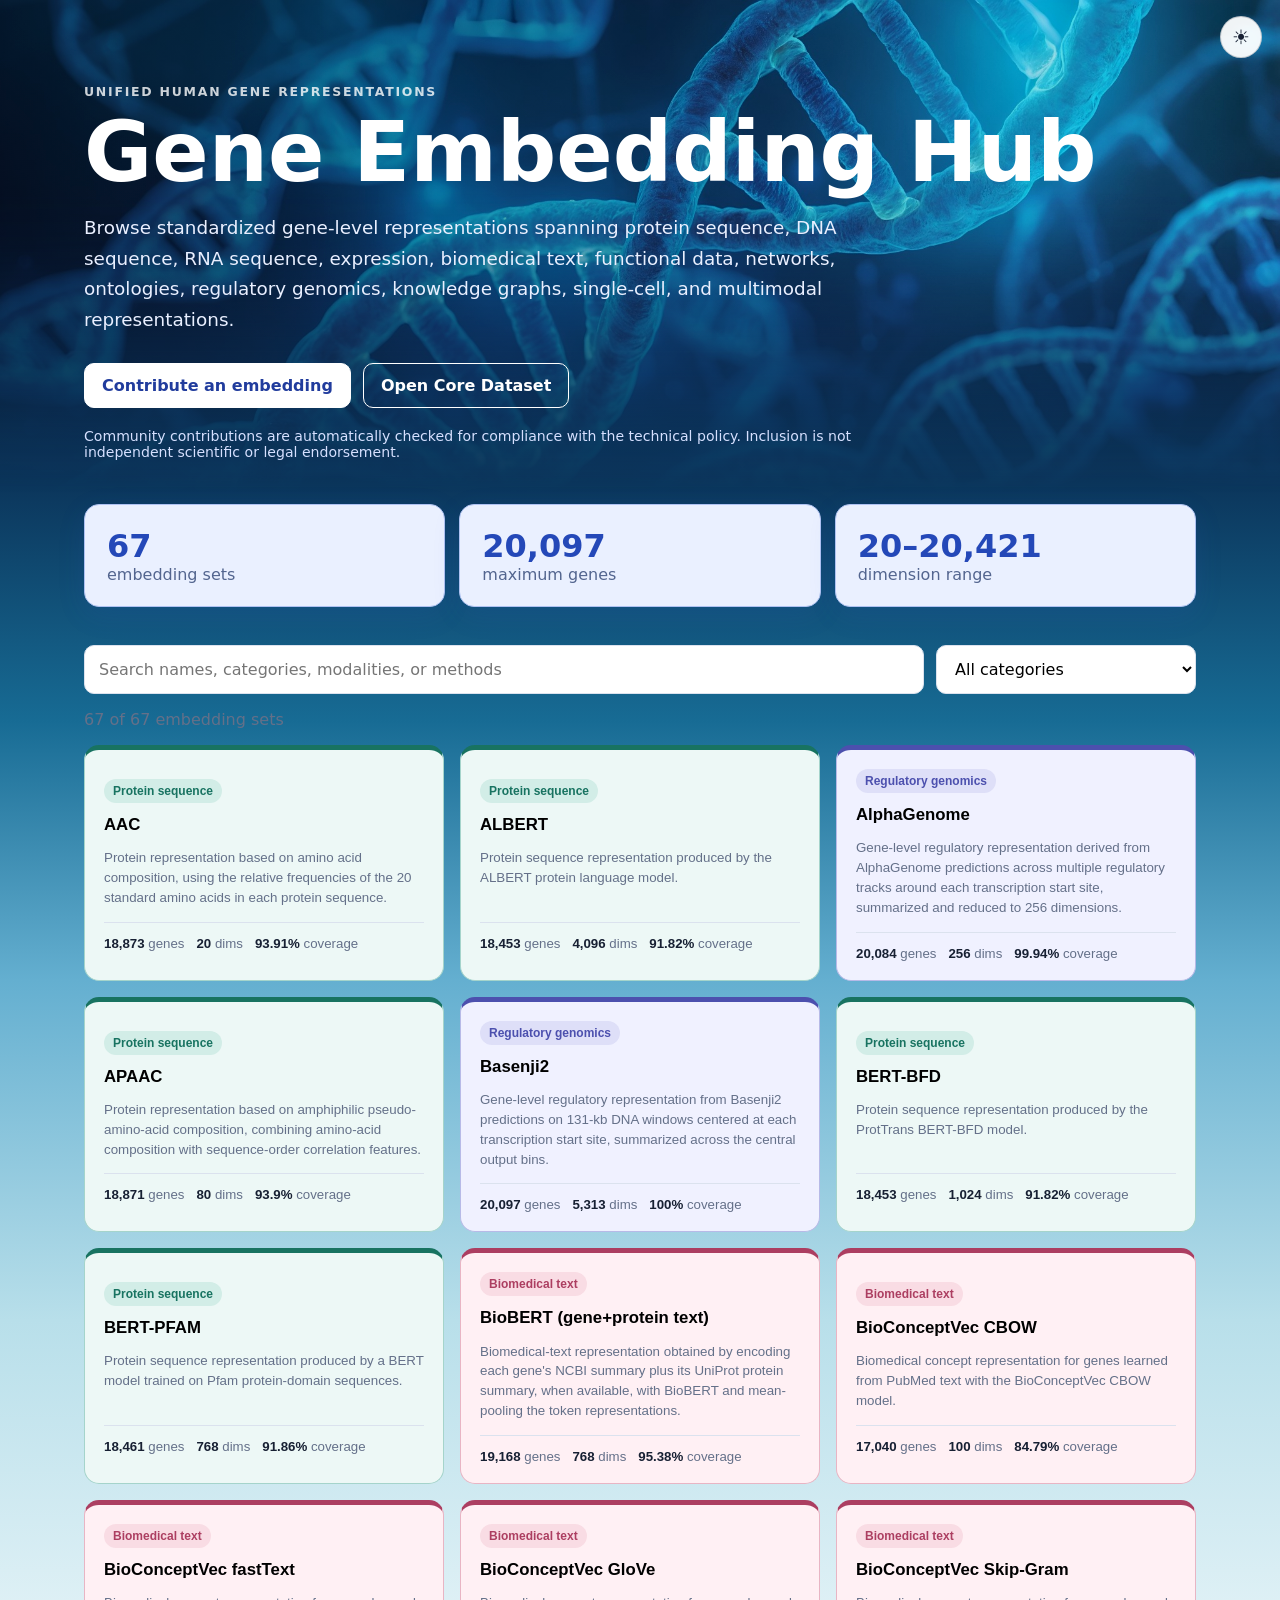
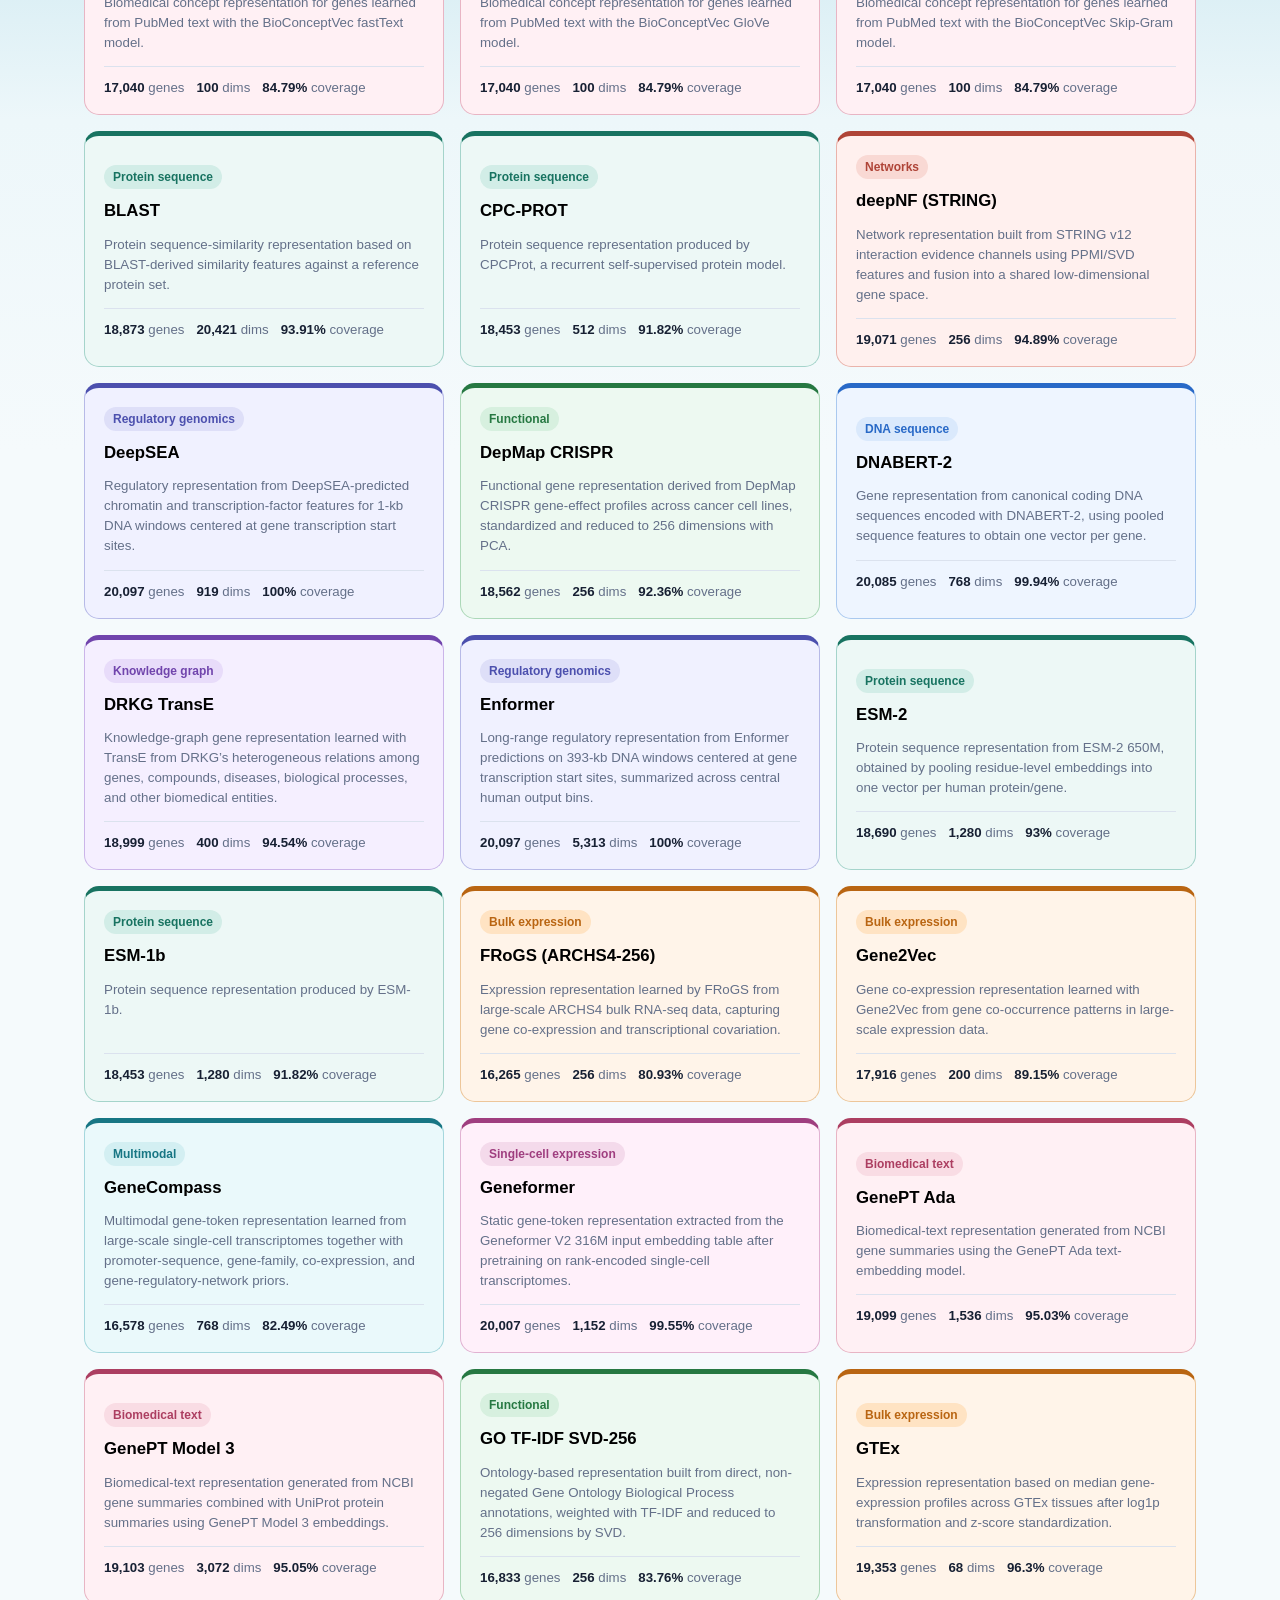
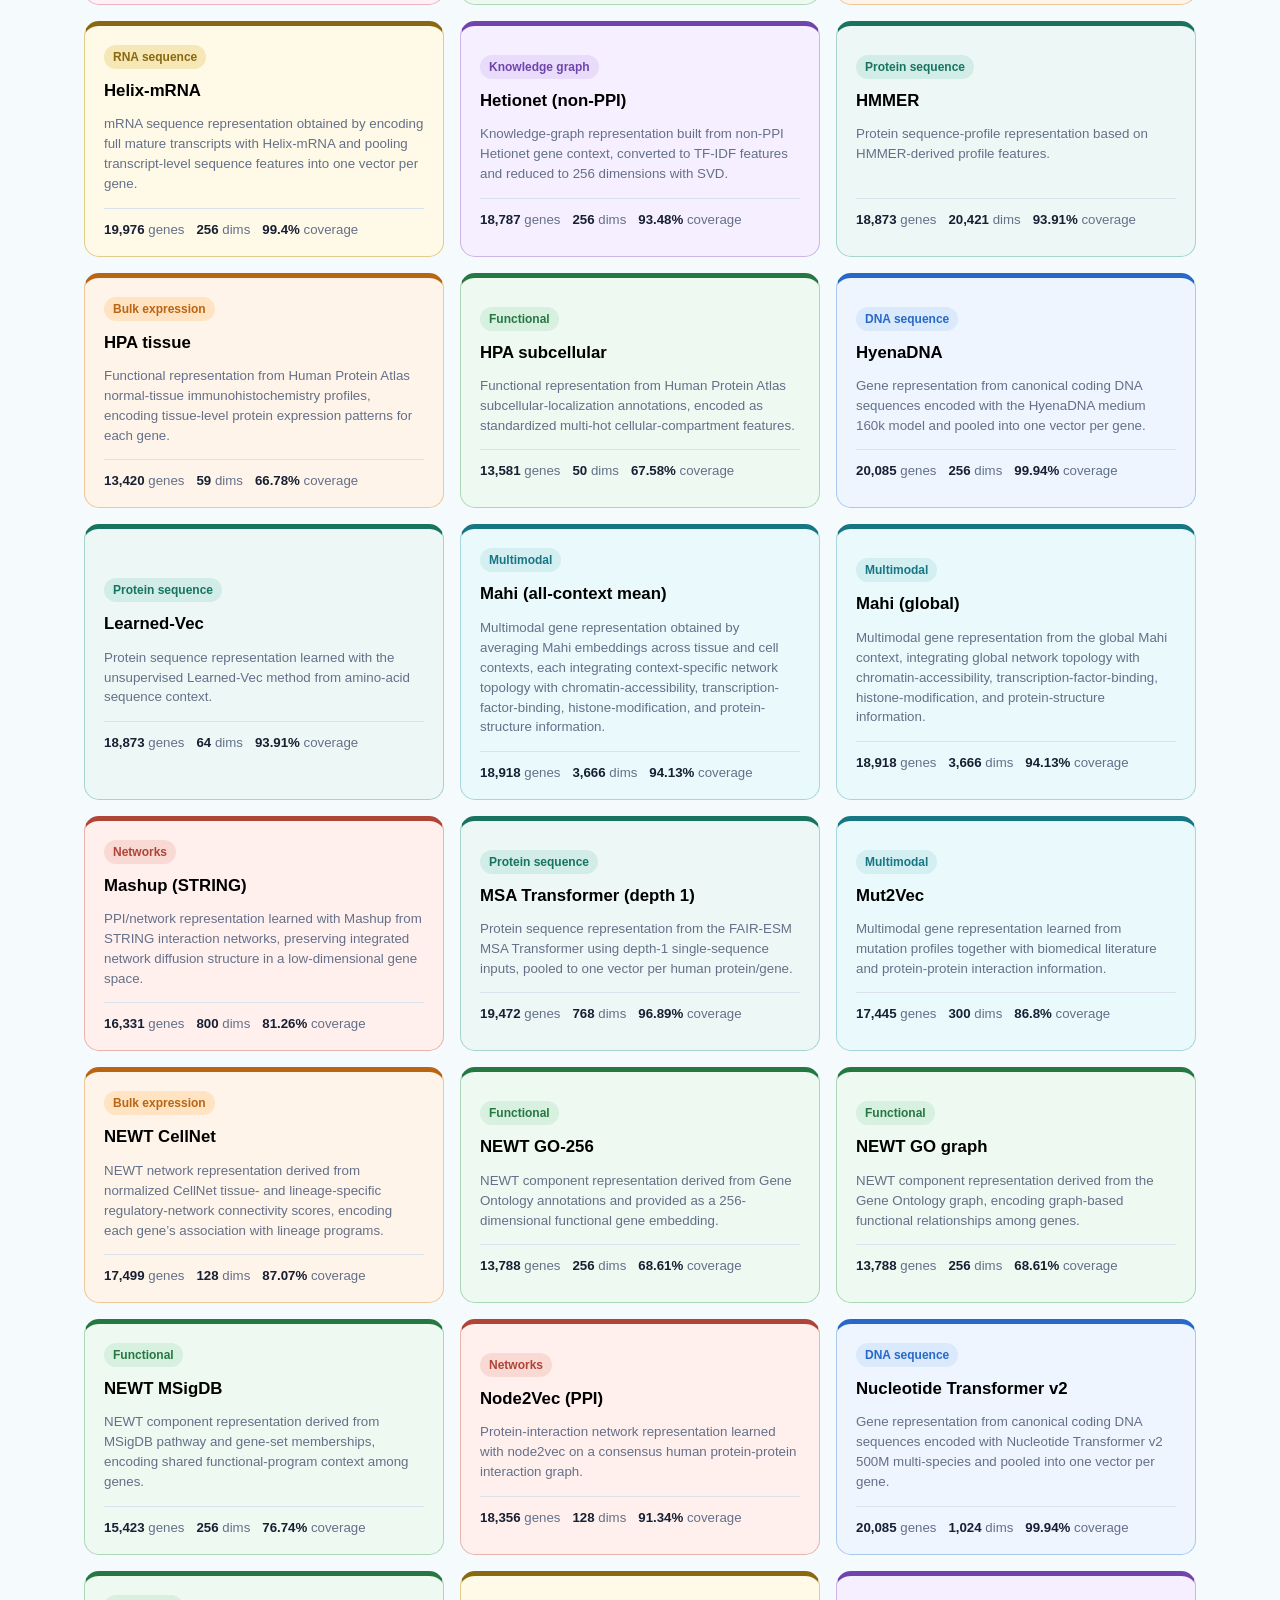
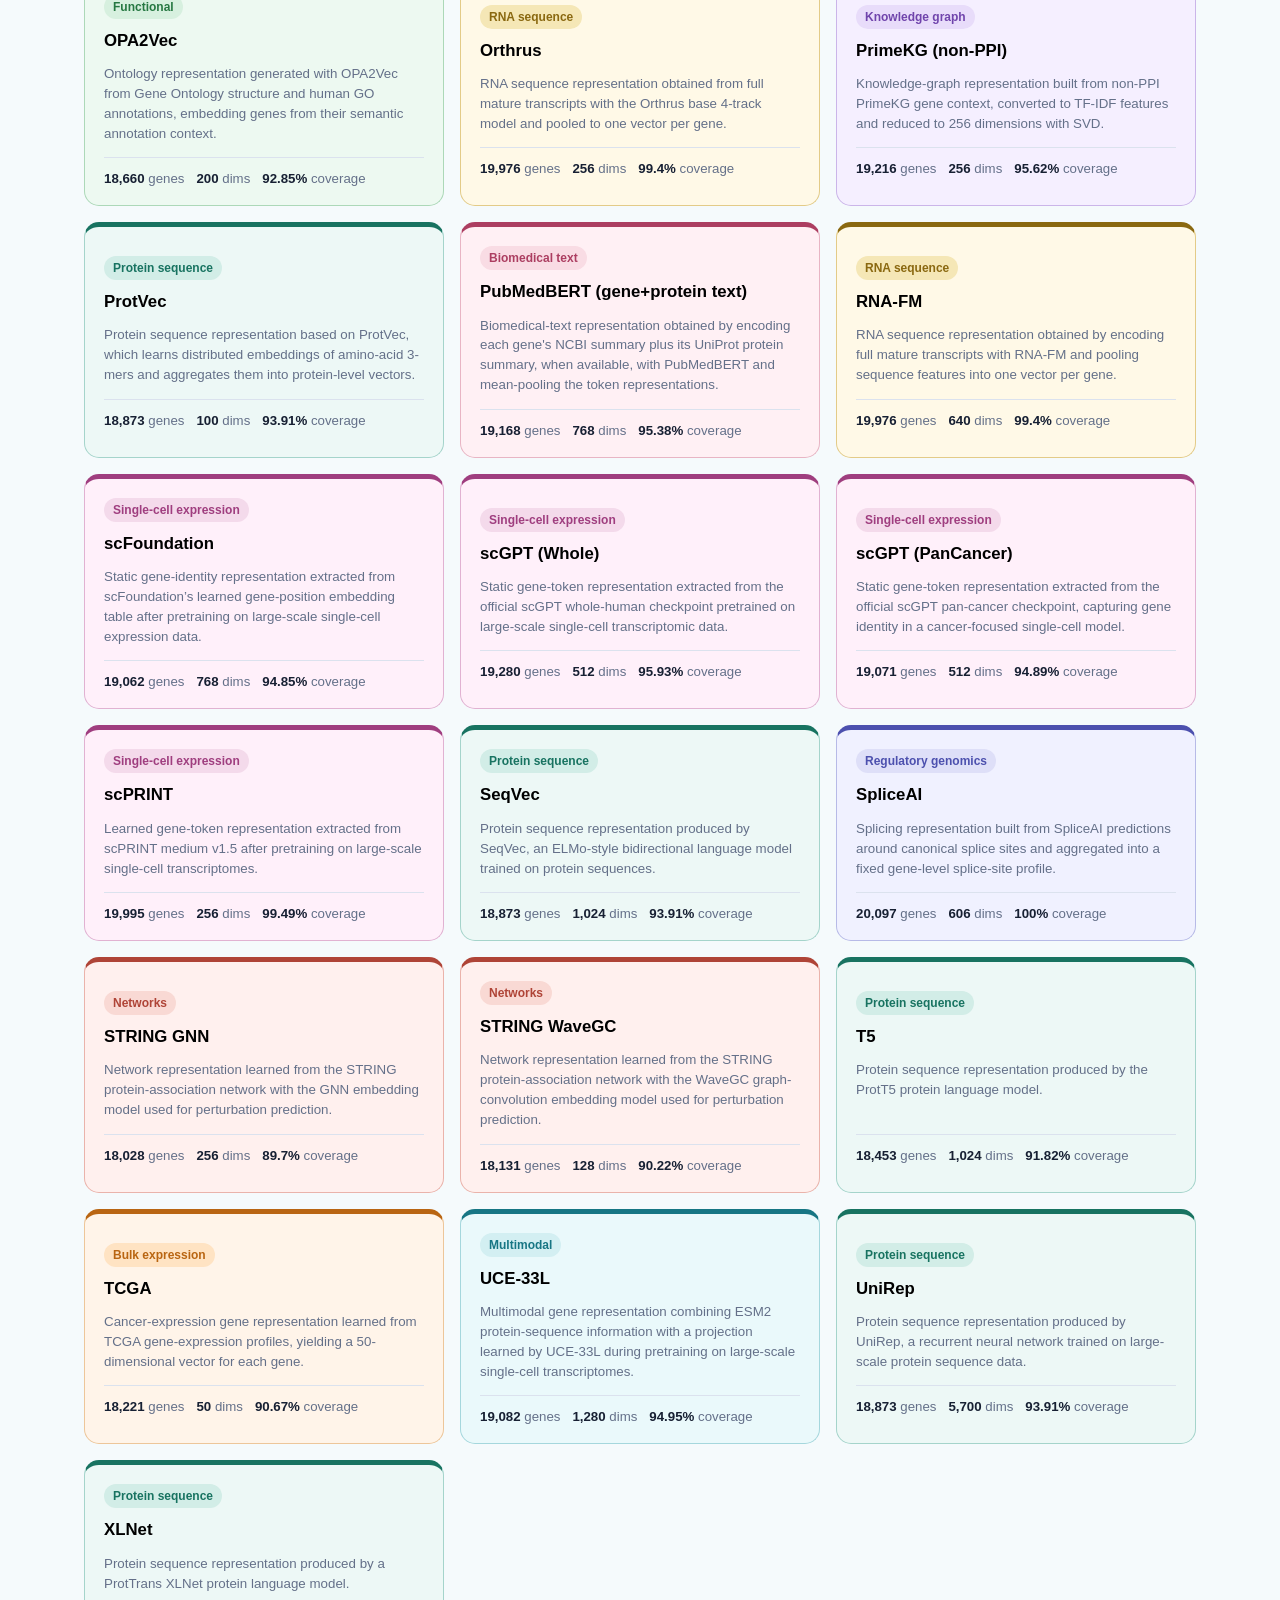
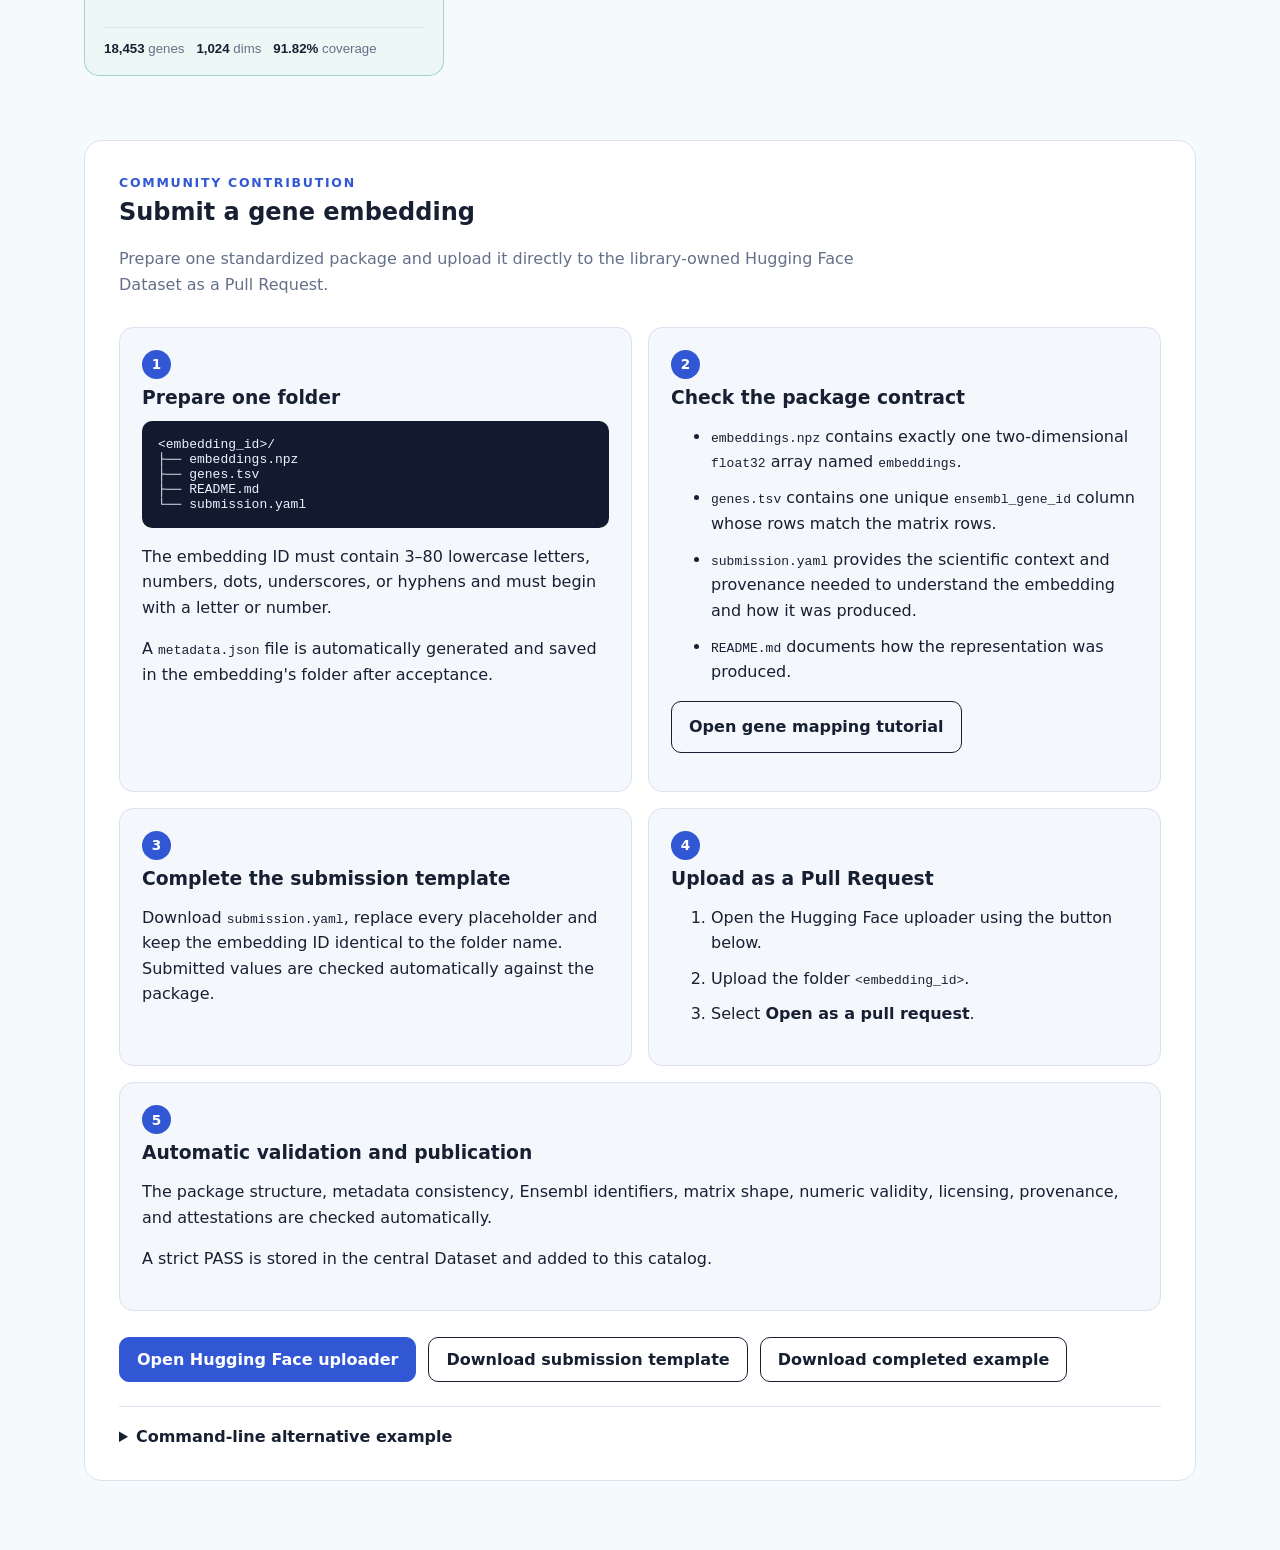
<file: space/index.html>
<!doctype html>
<html lang="en">
<head>
  <meta charset="utf-8" />

  <meta
    name="viewport"
    content="width=device-width, initial-scale=1"
  />

  <title>Gene Embedding Hub</title>

  <link
    rel="stylesheet"
    href="style.css"
  />
</head>

<body>
<!-- THEME TOGGLE START -->
<button
  id="theme-toggle"
  class="theme-toggle"
  type="button"
  aria-label="Current theme: light. Switch to dark theme"
  aria-pressed="false"
>
  ☀️
</button>
<!-- THEME TOGGLE END -->

  <header class="hero">
    <div class="hero-inner">
      <p class="eyebrow">
        Unified human gene representations
      </p>

      <h1>Gene Embedding Hub</h1>

      <p class="lead">
          Browse standardized gene-level representations spanning
          protein sequence, DNA sequence, RNA sequence, expression,
          biomedical text, functional data, networks, ontologies,
          regulatory genomics, knowledge graphs, single-cell, and
          multimodal representations.
      </p>
      <div class="actions">
        <a
          class="button primary"
          href="#contribute"
        >
          Contribute an embedding
        </a>

        <a
          class="button"
          href="https://huggingface.co/datasets/BoevaLab/Gene-Embedding-Hub-dataset"
          target="_blank"
          rel="noopener noreferrer"
        >
          Open Core Dataset
        </a>
      </div>

      <p class="notice">
        Community contributions are automatically checked for
        compliance with the technical policy. Inclusion is not
        independent scientific or legal endorsement.
      </p>
    </div>
  </header>

  <main>
    <section
      class="stats"
      aria-label="Catalog summary"
    >
      <article>
        <strong id="stat-count">—</strong>
        <span>embedding sets</span>
      </article>

      <article>
        <strong id="stat-genes">—</strong>
        <span>maximum genes</span>
      </article>

      <article>
        <strong id="stat-dims">—</strong>
        <span>dimension range</span>
      </article>
    </section>

    <section class="controls">
      <input
        id="search"
        type="search"
        placeholder="Search names, categories, modalities, or methods"
        aria-label="Search catalog"
      />

      <select
        id="category"
        aria-label="Filter by category"
      >
        <option value="All">
          All categories
        </option>
      </select>
    </section>

    <p
      id="result-count"
      class="result-count"
    ></p>

    <section
      id="grid"
      class="grid"
      aria-live="polite"
    ></section>

    <section
      class="contribute"
      id="contribute"
    >
      <p class="section-label">
        Community contribution
      </p>

      <h2>Submit a gene embedding</h2>

      <p class="contribute-intro">
        Prepare one standardized package and upload it directly to
        the library-owned Hugging Face Dataset as a Pull Request.
      </p>

      <div class="instruction-grid">
        <article class="instruction-card">
          <span class="step-number">1</span>

          <h3>Prepare one folder</h3>

          <pre><code>&lt;embedding_id&gt;/
├── embeddings.npz
├── genes.tsv
├── README.md
└── submission.yaml</code></pre>

          <p>
            The embedding ID must contain 3–80 lowercase letters,
            numbers, dots, underscores, or hyphens and must begin
            with a letter or number.
          </p>
            <p>
              A <code>metadata.json</code> file is automatically
              generated and saved in the embedding's folder after
              acceptance.
            </p>

        </article>

        <article class="instruction-card">
          <span class="step-number">2</span>

          <h3>Check the package contract</h3>

          <ul>
            <li>
              <code>embeddings.npz</code> contains exactly one
              two-dimensional <code>float32</code> array named
              <code>embeddings</code>.
            </li>

            <li>
              <code>genes.tsv</code> contains one unique
              <code>ensembl_gene_id</code> column whose rows match
              the matrix rows.
            </li>
            <li>
              <code>submission.yaml</code> provides the scientific
              context and provenance needed to understand the
              embedding and how it was produced.
            </li>


            <li>
              <code>README.md</code> documents how the representation
              was produced.
            </li>
          </ul>


            <p>
              <a
                class="button"
                href="gene-mapping-tutorial.html"
              >
                Open gene mapping tutorial
              </a>
            </p>
        </article>

                <article class="instruction-card">
          <span class="step-number">3</span>

          <h3>Complete the submission template</h3>

          
          <p>
            Download <code>submission.yaml</code>, replace every
            placeholder and keep the embedding ID identical to the
            folder name. Submitted values are checked automatically
            against the package.
          </p>
</article>

                <article class="instruction-card">
          <span class="step-number">4</span>

          <h3>Upload as a Pull Request</h3>
          <ol>
            <li>
              Open the Hugging Face uploader using the button below.
            </li>

            <li>
              Upload the folder
              <code>&lt;embedding_id&gt;</code>.
            </li>

            <li>
              Select <strong>Open as a pull request</strong>.
            </li>
          </ol>
        </article>

        <article class="instruction-card full-width">
          <span class="step-number">5</span>

          <h3>Automatic validation and publication</h3>

          <p>
            The package structure, metadata consistency, Ensembl
            identifiers, matrix shape, numeric validity, licensing,
            provenance, and attestations are checked automatically.
          </p>

          <p>
            A strict PASS is stored in the central Dataset and added
            to this catalog.
          </p>
        </article>
      </div>

      <div class="button-row">
        <a
          class="button primary"
          href="https://huggingface.co/datasets/BoevaLab/Gene-Embedding-Hub-contributions-staging/upload/main"
          target="_blank"
          rel="noopener noreferrer"
        >
          Open Hugging Face uploader
        </a>

        <a
          class="button"
          href="submission.yaml"
          download
        >
          Download submission template
        </a>
        <a
          class="button"
          href="submission.example.yaml"
          download
        >Download completed example</a>
      </div>

      <details class="cli-alternative">
        <summary>Command-line alternative example</summary>

        <p>
          Before running this example, replace
          <code>my_embedding_v1</code> with the name of your existing
          local embedding folder in both path arguments.
        </p>

        <pre><code>hf upload \
  BoevaLab/Gene-Embedding-Hub-contributions-staging \
  ./my_embedding_v1 \
  my_embedding_v1 \
  --repo-type dataset \
  --create-pr \
  --commit-message "Submit gene embedding"</code></pre>
      </details>
    </section>
  </main>

  <dialog id="detail-dialog">
    <button
      id="close-detail"
      class="close"
      aria-label="Close"
    >
      ×
    </button>

    <div id="detail-content"></div>
  </dialog>

  <script src="app.js"></script>
<script src="theme.js"></script>
</body>
</html>
</file>
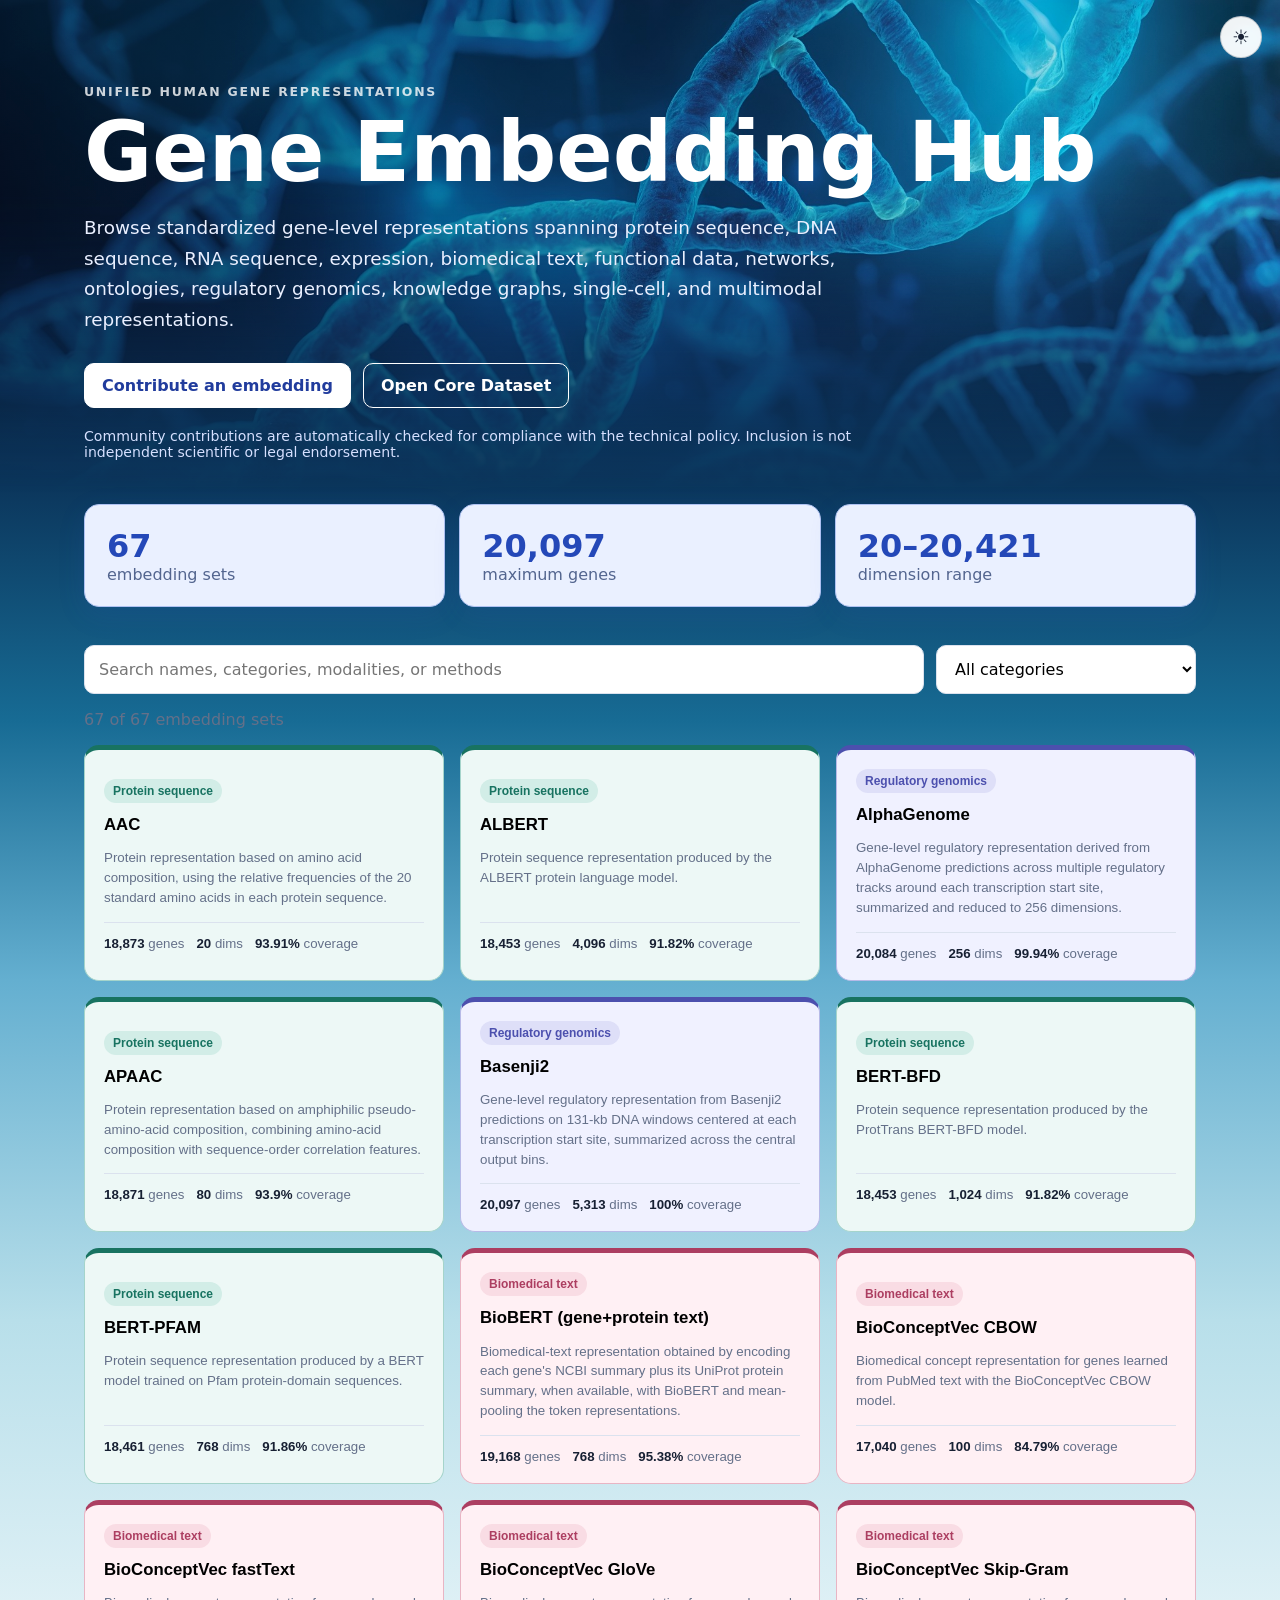
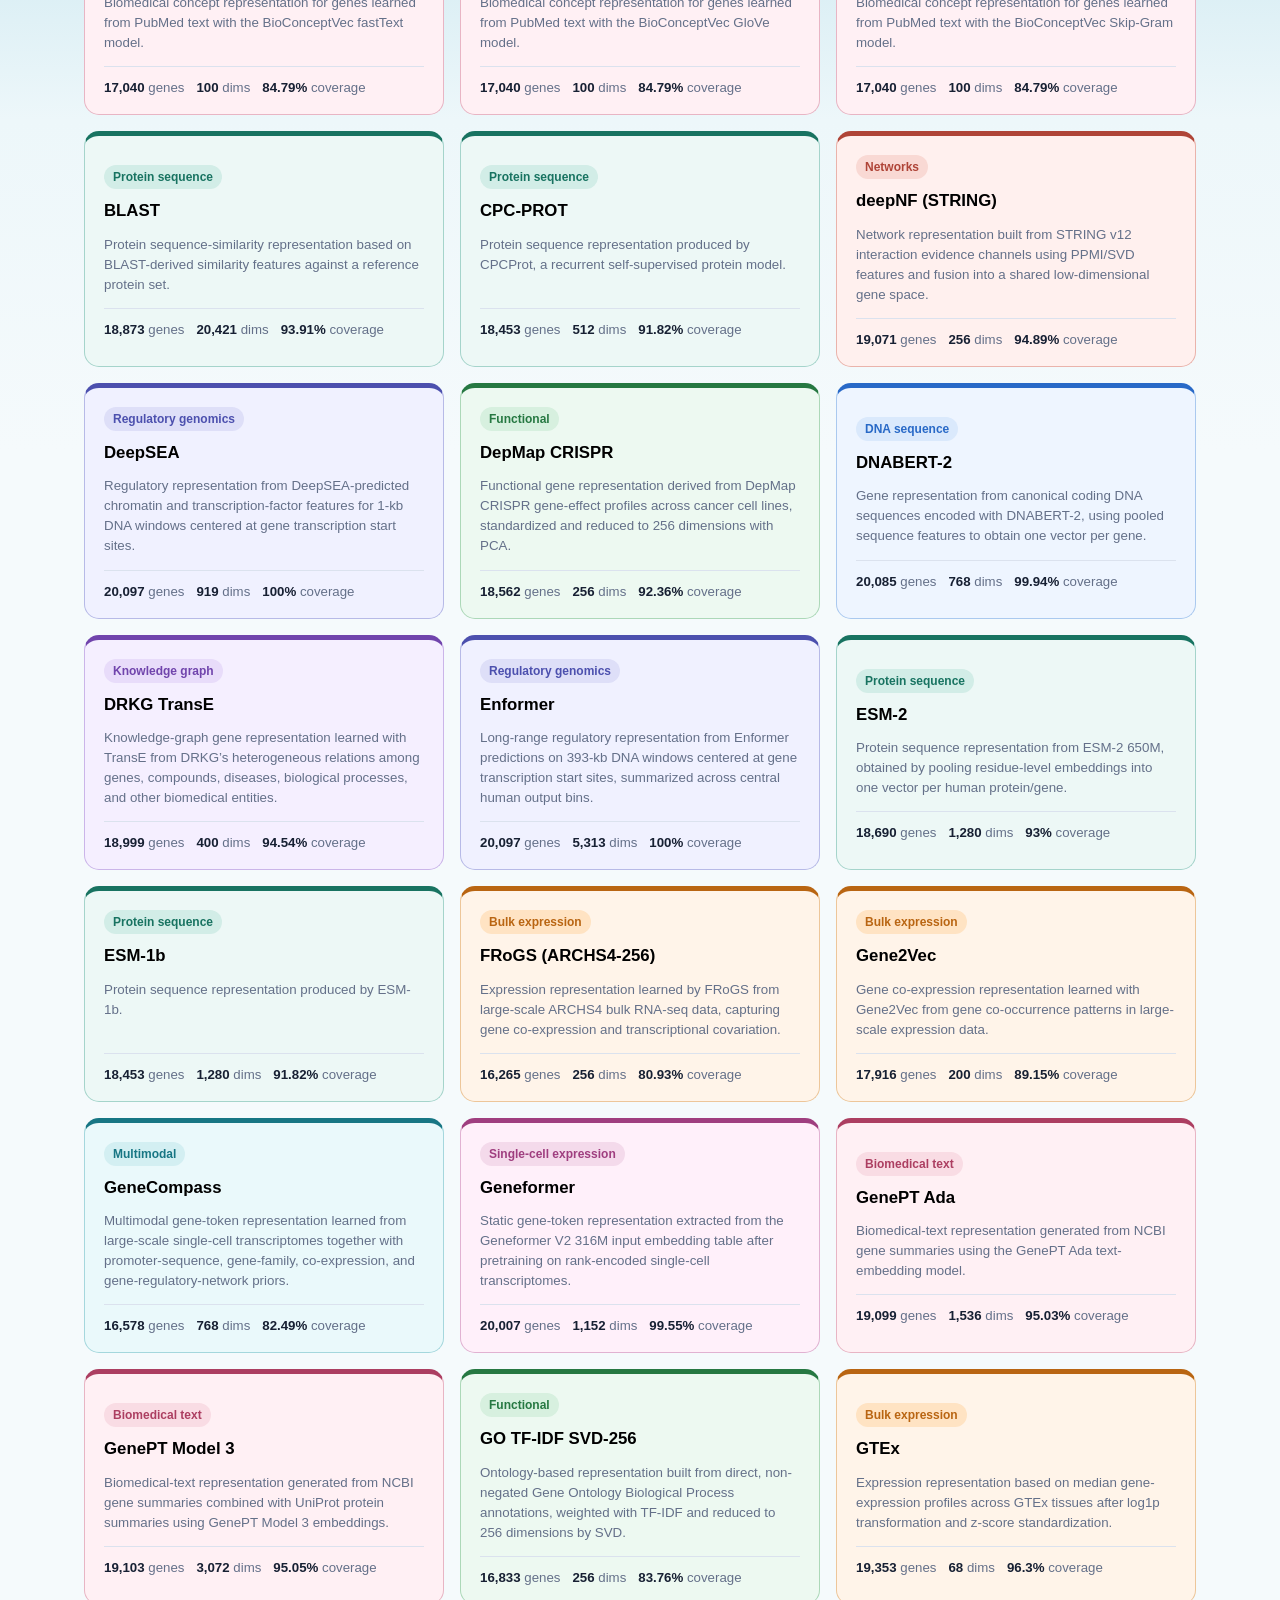
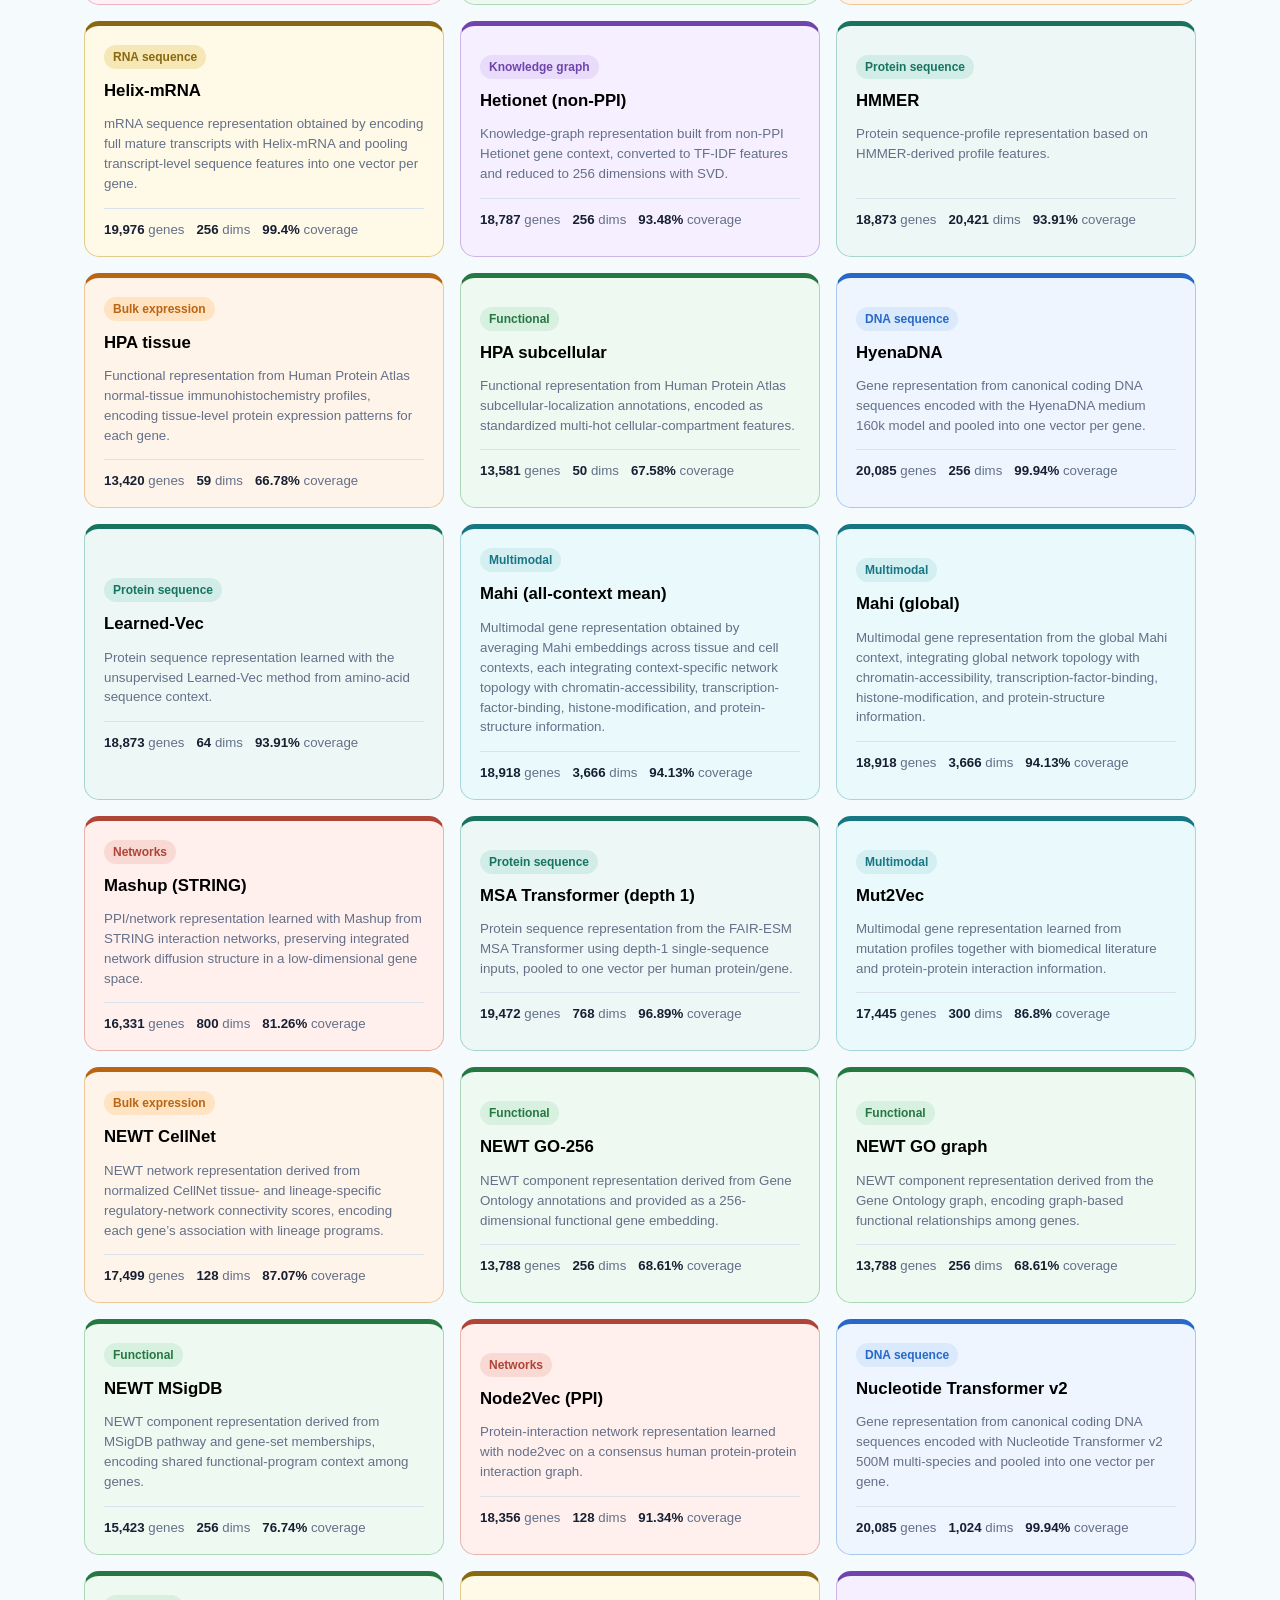
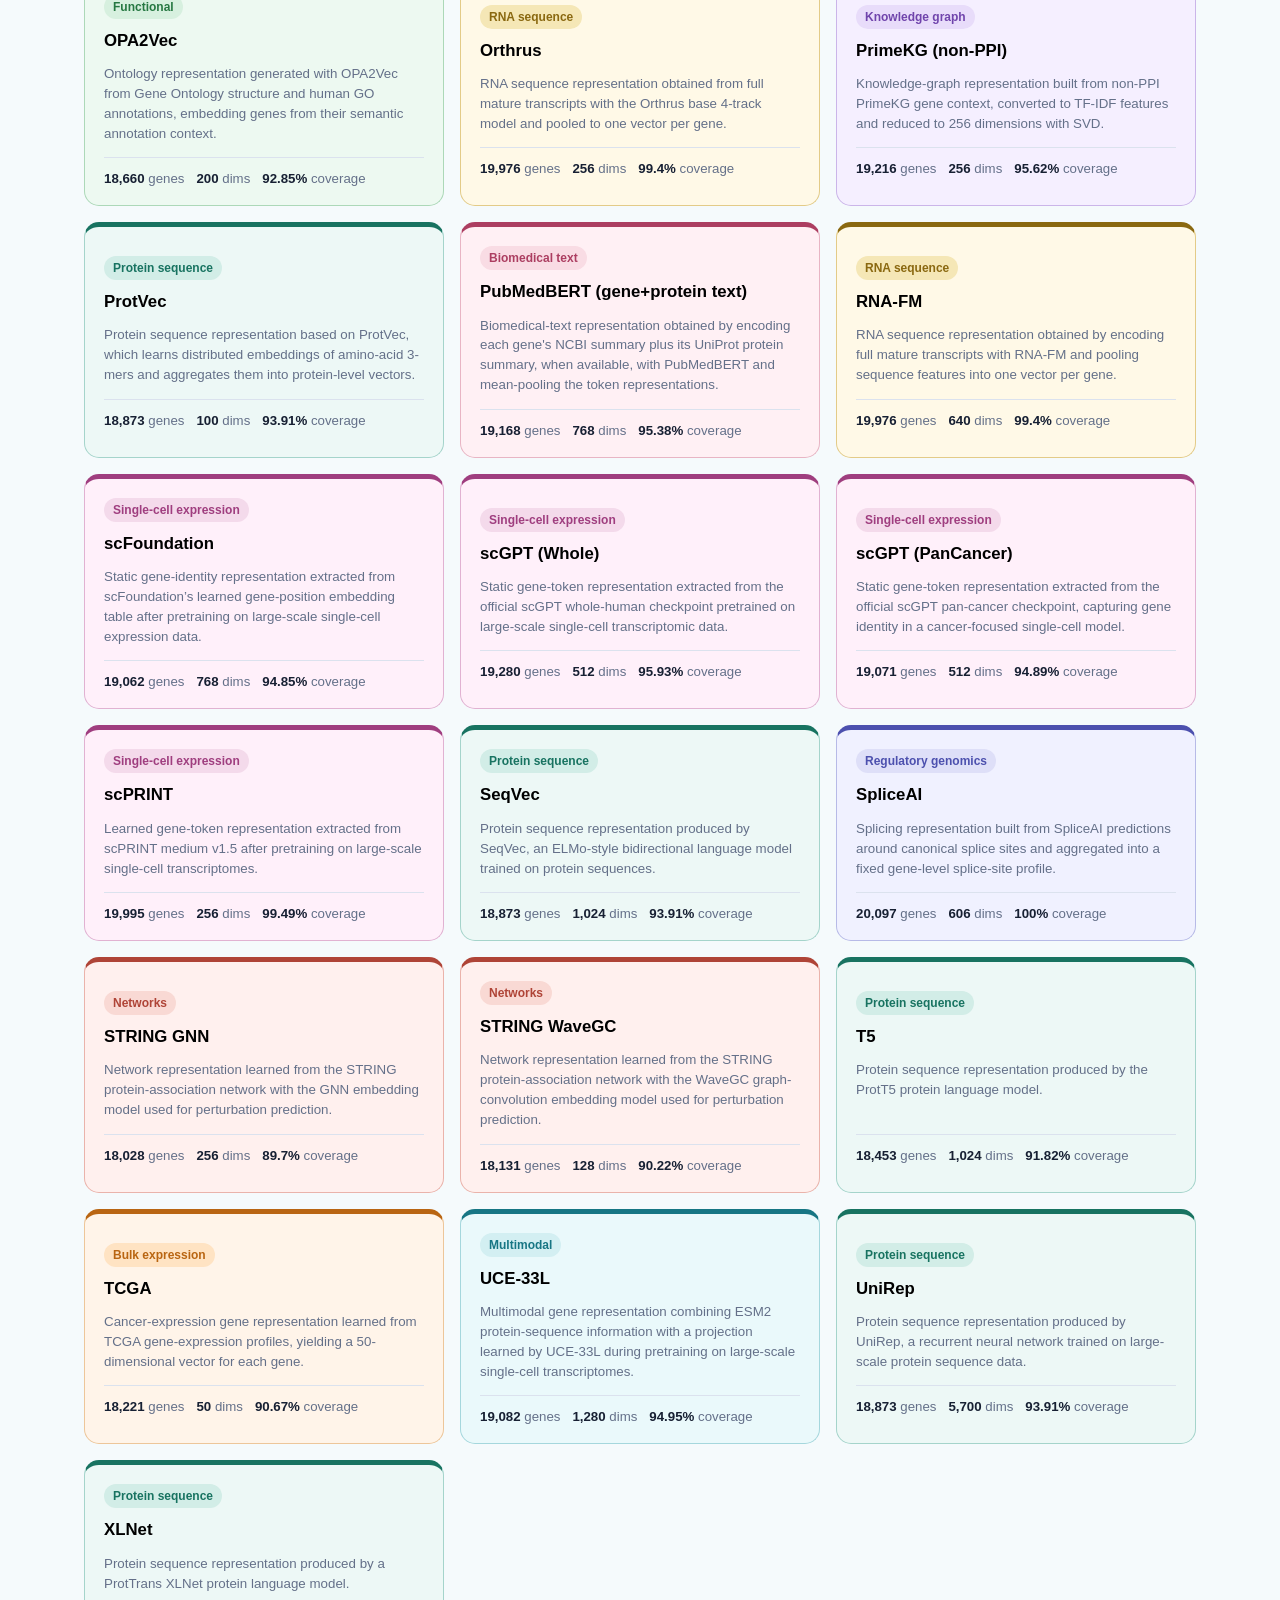
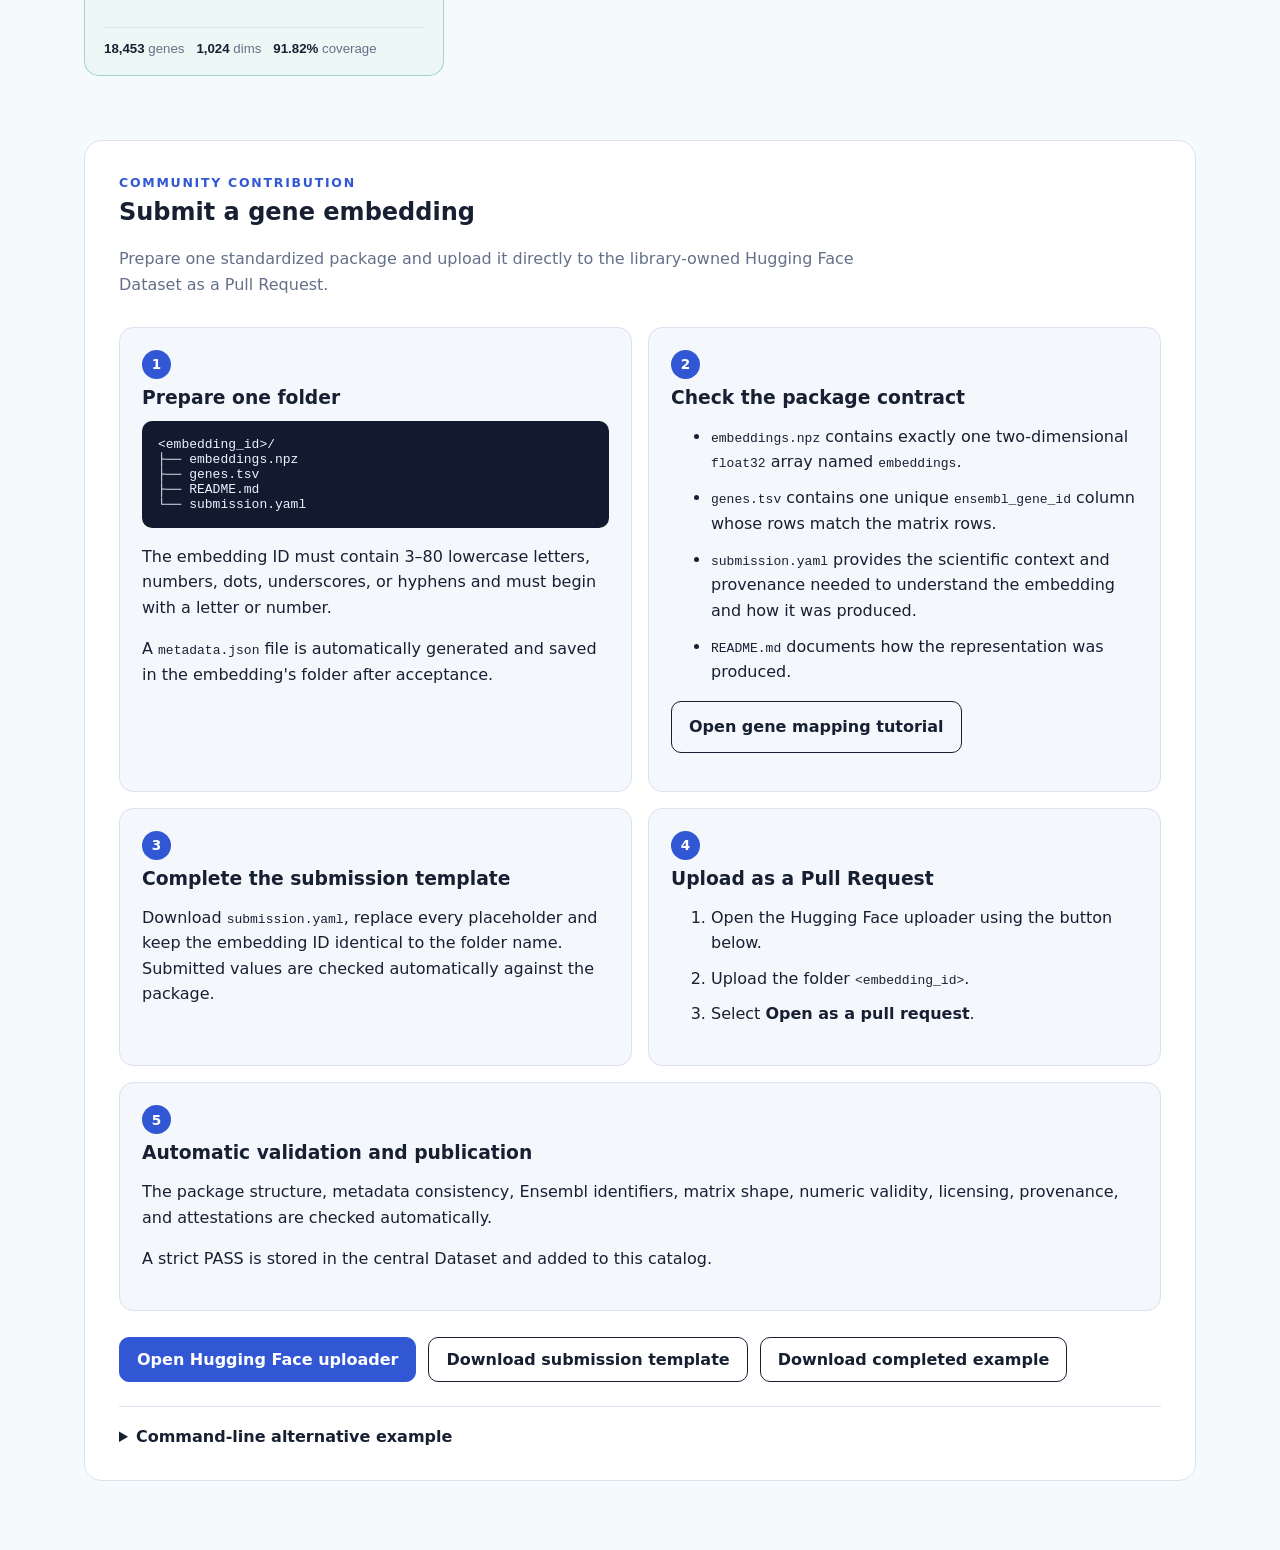
<file: space/contribute.html>
<!doctype html>
<html lang="en"><head><meta charset="utf-8">
<meta name="viewport" content="width=device-width, initial-scale=1">
<meta http-equiv="refresh" content="0; url=index.html#contribute">
<title>Contribute to Gene Embedding Hub</title></head>
<body><p><a href="index.html#contribute">Open the current contribution instructions</a></p></body></html>
</file>
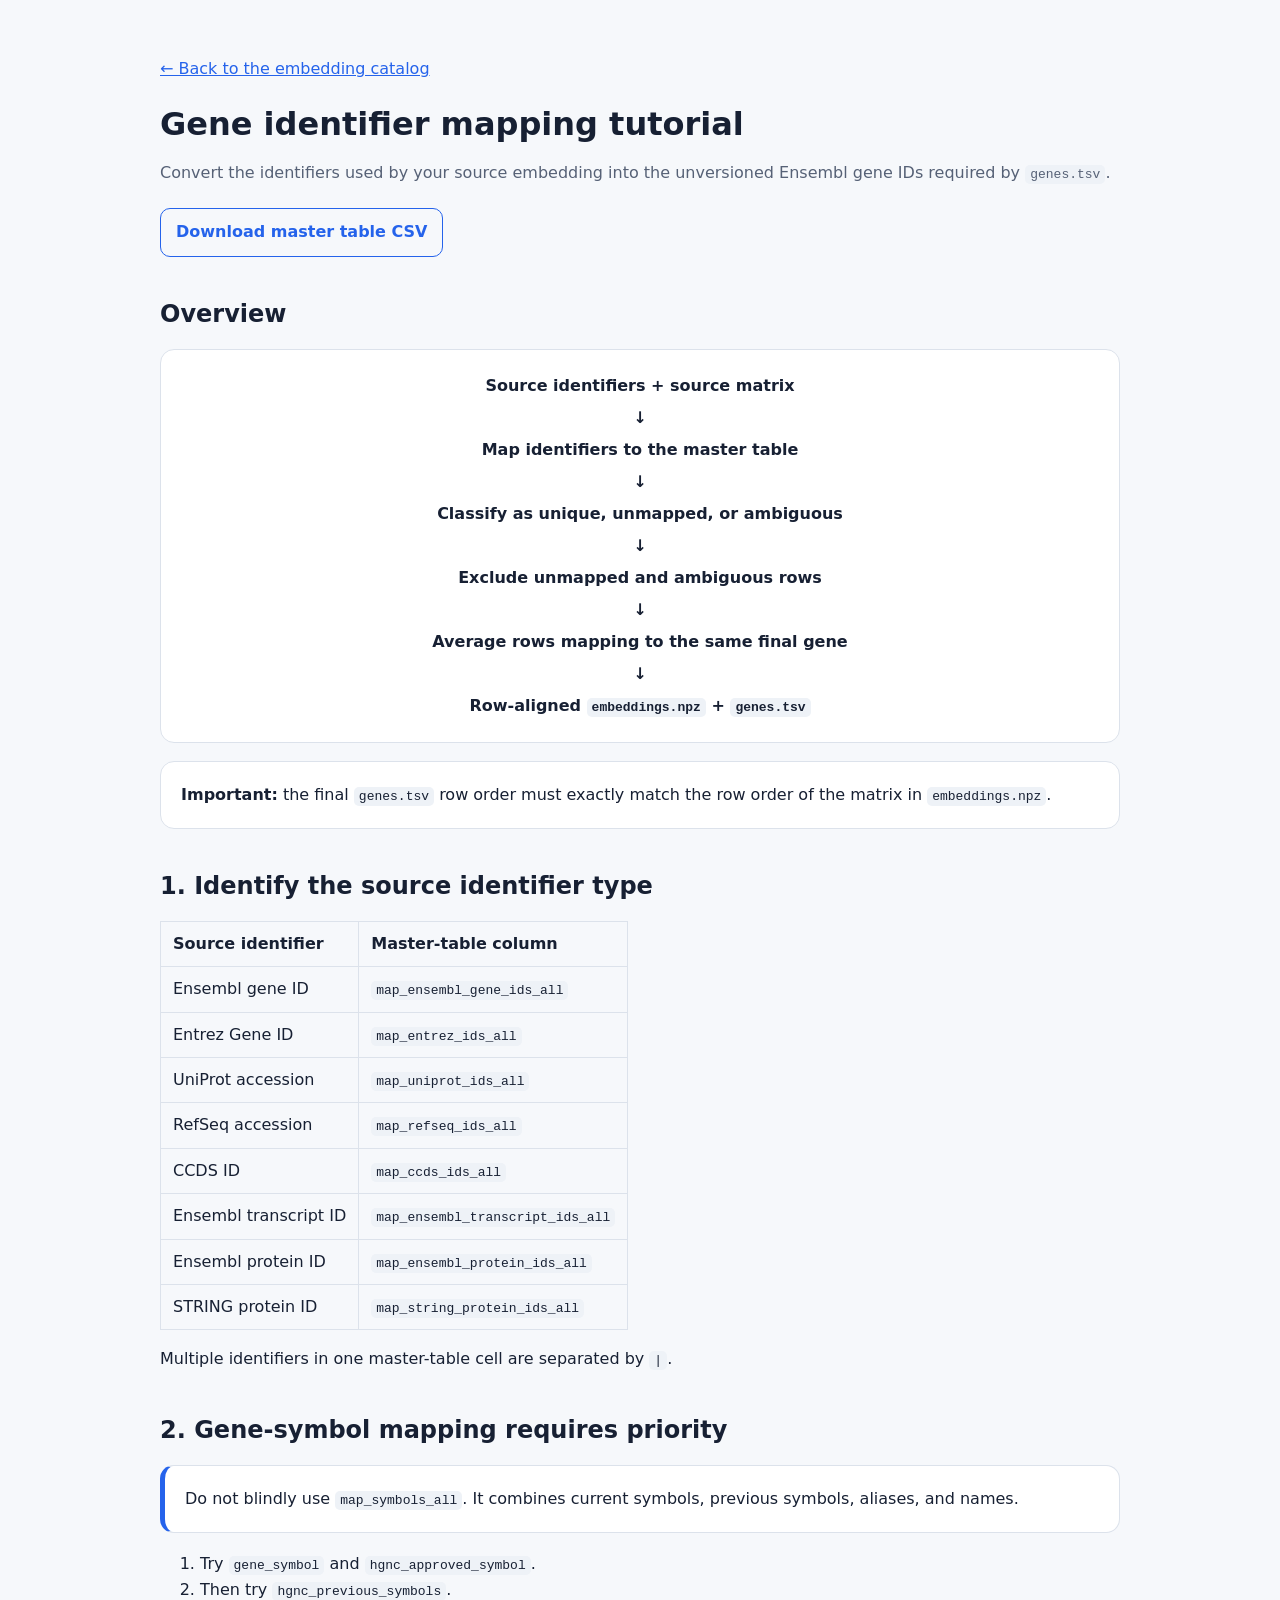
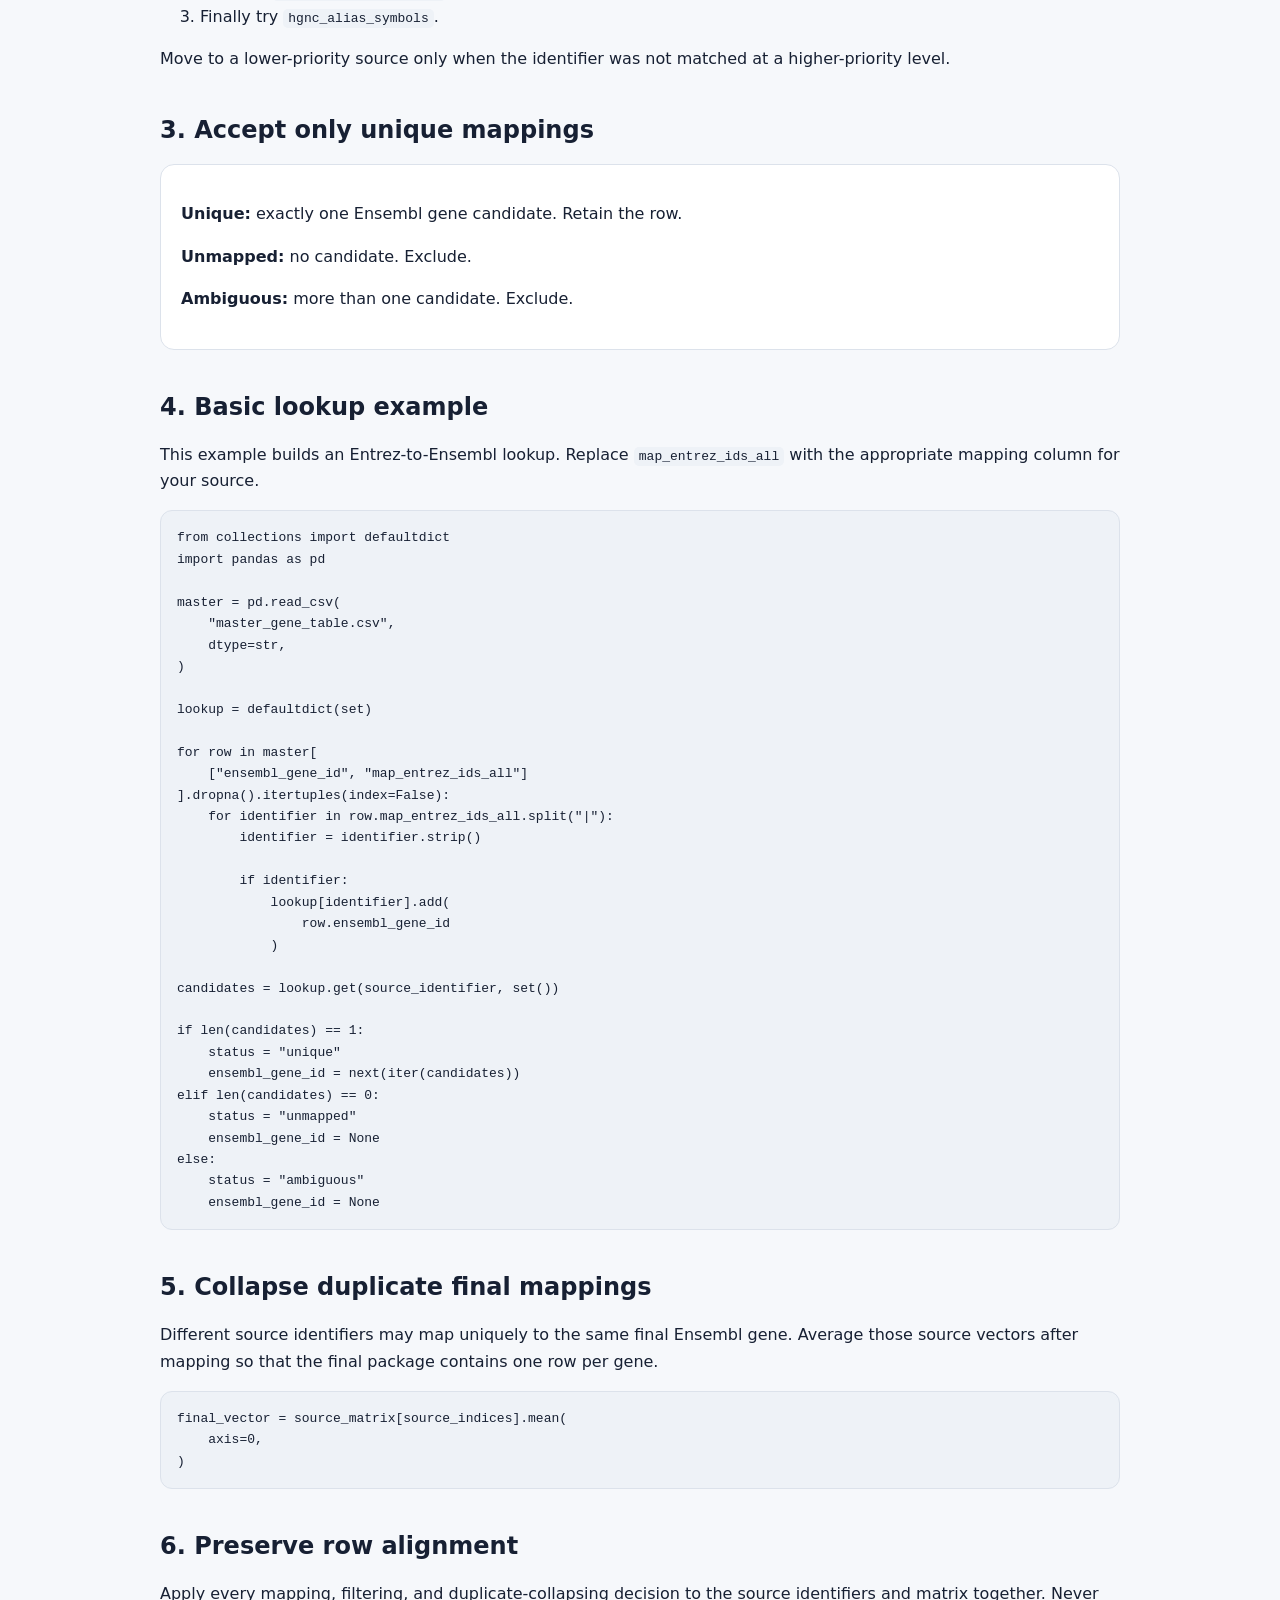
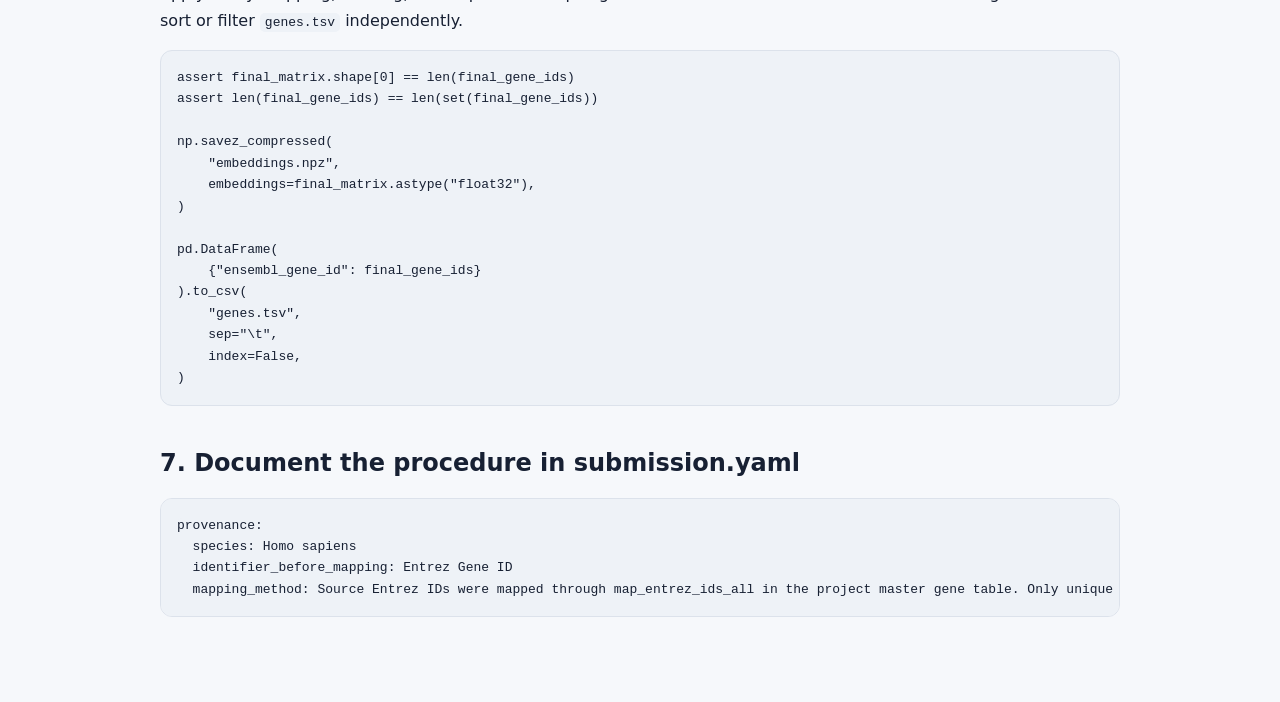
<file: space/gene-mapping-tutorial.html>
<!doctype html>
<html lang="en">
<head>
  <meta charset="utf-8" />

  <meta
    name="viewport"
    content="width=device-width, initial-scale=1"
  />

  <title>Gene mapping tutorial</title>

  <style>
    :root {
      color-scheme: light dark;
      --background: #f6f8fb;
      --surface: #ffffff;
      --text: #172033;
      --muted: #566176;
      --border: #dce2eb;
      --accent: #2563eb;
      --code: #eef2f7;
    }

    @media (prefers-color-scheme: dark) {
      :root {
        --background: #111827;
        --surface: #1f2937;
        --text: #f3f4f6;
        --muted: #c2c9d4;
        --border: #374151;
        --accent: #93b4ff;
        --code: #111827;
      }
    }

    * {
      box-sizing: border-box;
    }

    body {
      margin: 0;
      background: var(--background);
      color: var(--text);
      font-family:
        Inter, ui-sans-serif, system-ui, -apple-system,
        BlinkMacSystemFont, "Segoe UI", sans-serif;
      line-height: 1.65;
    }

    main {
      width: min(960px, calc(100% - 32px));
      margin: 0 auto;
      padding: 40px 0 72px;
    }

    h1, h2, h3 {
      line-height: 1.25;
    }

    h1 {
      margin-bottom: 8px;
    }

    h2 {
      margin-top: 42px;
    }

    a {
      color: var(--accent);
    }

    .intro,
    .card,
    .warning {
      background: var(--surface);
      border: 1px solid var(--border);
      border-radius: 14px;
      padding: 20px;
      margin: 18px 0;
    }

    .warning {
      border-left: 5px solid var(--accent);
    }

    .button-row {
      display: flex;
      flex-wrap: wrap;
      gap: 12px;
      margin: 22px 0;
    }

    .button {
      display: inline-block;
      border: 1px solid var(--accent);
      border-radius: 10px;
      padding: 10px 15px;
      text-decoration: none;
      font-weight: 650;
    }

    code {
      background: var(--code);
      border-radius: 5px;
      padding: 2px 5px;
    }

    pre {
      overflow-x: auto;
      background: var(--code);
      border: 1px solid var(--border);
      border-radius: 12px;
      padding: 16px;
    }

    pre code {
      padding: 0;
    }

    table {
      width: 100%;
      border-collapse: collapse;
      display: block;
      overflow-x: auto;
    }

    th, td {
      border: 1px solid var(--border);
      padding: 9px 12px;
      text-align: left;
      vertical-align: top;
    }

    .flow {
      text-align: center;
      font-weight: 650;
      line-height: 2;
    }

    .muted {
      color: var(--muted);
    }
  </style>
</head>

<body>
  <main>
    <p>
      <a href="index.html">← Back to the embedding catalog</a>
    </p>

    <h1>Gene identifier mapping tutorial</h1>

    <p class="muted">
      Convert the identifiers used by your source embedding into the
      unversioned Ensembl gene IDs required by
      <code>genes.tsv</code>.
    </p>



    <div class="button-row">
      <a
        class="button"
        href="https://huggingface.co/datasets/BoevaLab/Gene-Embedding-Hub-dataset/resolve/main/data/master_gene_table.csv?download=true"
      >
        Download master table CSV
      </a>

    </div>

    <h2>Overview</h2>

    <div class="card flow">
      Source identifiers + source matrix<br />
      ↓<br />
      Map identifiers to the master table<br />
      ↓<br />
      Classify as unique, unmapped, or ambiguous<br />
      ↓<br />
      Exclude unmapped and ambiguous rows<br />
      ↓<br />
      Average rows mapping to the same final gene<br />
      ↓<br />
      Row-aligned <code>embeddings.npz</code> +
      <code>genes.tsv</code>
    </div>

    <div class="intro">
      <strong>Important:</strong> the final
      <code>genes.tsv</code> row order must exactly match the row
      order of the matrix in <code>embeddings.npz</code>.
    </div>



    <h2>1. Identify the source identifier type</h2>

    <table>
      <thead>
        <tr>
          <th>Source identifier</th>
          <th>Master-table column</th>
        </tr>
      </thead>

      <tbody>
        <tr>
          <td>Ensembl gene ID</td>
          <td><code>map_ensembl_gene_ids_all</code></td>
        </tr>
        <tr>
          <td>Entrez Gene ID</td>
          <td><code>map_entrez_ids_all</code></td>
        </tr>
        <tr>
          <td>UniProt accession</td>
          <td><code>map_uniprot_ids_all</code></td>
        </tr>
        <tr>
          <td>RefSeq accession</td>
          <td><code>map_refseq_ids_all</code></td>
        </tr>
        <tr>
          <td>CCDS ID</td>
          <td><code>map_ccds_ids_all</code></td>
        </tr>
        <tr>
          <td>Ensembl transcript ID</td>
          <td><code>map_ensembl_transcript_ids_all</code></td>
        </tr>
        <tr>
          <td>Ensembl protein ID</td>
          <td><code>map_ensembl_protein_ids_all</code></td>
        </tr>
        <tr>
          <td>STRING protein ID</td>
          <td><code>map_string_protein_ids_all</code></td>
        </tr>
      </tbody>
    </table>

    <p>
      Multiple identifiers in one master-table cell are separated by
      <code>|</code>.
    </p>

    <h2>2. Gene-symbol mapping requires priority</h2>

    <div class="warning">
      Do not blindly use <code>map_symbols_all</code>. It combines
      current symbols, previous symbols, aliases, and names.
    </div>

    <ol>
      <li>
        Try <code>gene_symbol</code> and
        <code>hgnc_approved_symbol</code>.
      </li>
      <li>
        Then try <code>hgnc_previous_symbols</code>.
      </li>
      <li>
        Finally try <code>hgnc_alias_symbols</code>.
      </li>
    </ol>

    <p>
      Move to a lower-priority source only when the identifier was not
      matched at a higher-priority level.
    </p>

    <h2>3. Accept only unique mappings</h2>

    <div class="card">
      <p>
        <strong>Unique:</strong> exactly one Ensembl gene candidate.
        Retain the row.
      </p>

      <p>
        <strong>Unmapped:</strong> no candidate. Exclude.
      </p>

      <p>
        <strong>Ambiguous:</strong> more than one candidate. Exclude.
      </p>
    </div>

    <h2>4. Basic lookup example</h2>

    <p>
      This example builds an Entrez-to-Ensembl lookup. Replace
      <code>map_entrez_ids_all</code> with the appropriate mapping
      column for your source.
    </p>

    <pre><code>from collections import defaultdict
import pandas as pd

master = pd.read_csv(
    "master_gene_table.csv",
    dtype=str,
)

lookup = defaultdict(set)

for row in master[
    ["ensembl_gene_id", "map_entrez_ids_all"]
].dropna().itertuples(index=False):
    for identifier in row.map_entrez_ids_all.split("|"):
        identifier = identifier.strip()

        if identifier:
            lookup[identifier].add(
                row.ensembl_gene_id
            )

candidates = lookup.get(source_identifier, set())

if len(candidates) == 1:
    status = "unique"
    ensembl_gene_id = next(iter(candidates))
elif len(candidates) == 0:
    status = "unmapped"
    ensembl_gene_id = None
else:
    status = "ambiguous"
    ensembl_gene_id = None</code></pre>

    <h2>5. Collapse duplicate final mappings</h2>

    <p>
      Different source identifiers may map uniquely to the same final
      Ensembl gene. Average those source vectors after mapping so that
      the final package contains one row per gene.
    </p>

    <pre><code>final_vector = source_matrix[source_indices].mean(
    axis=0,
)</code></pre>

    <h2>6. Preserve row alignment</h2>

    <p>
      Apply every mapping, filtering, and duplicate-collapsing decision
      to the source identifiers and matrix together. Never sort or
      filter <code>genes.tsv</code> independently.
    </p>

    <pre><code>assert final_matrix.shape[0] == len(final_gene_ids)
assert len(final_gene_ids) == len(set(final_gene_ids))

np.savez_compressed(
    "embeddings.npz",
    embeddings=final_matrix.astype("float32"),
)

pd.DataFrame(
    {"ensembl_gene_id": final_gene_ids}
).to_csv(
    "genes.tsv",
    sep="\t",
    index=False,
)</code></pre>

    <h2>7. Document the procedure in submission.yaml</h2>

    <pre><code>provenance:
  species: Homo sapiens
  identifier_before_mapping: Entrez Gene ID
  mapping_method: Source Entrez IDs were mapped through map_entrez_ids_all in the project master gene table. Only unique mappings were retained, unmapped and ambiguous identifiers were excluded, and duplicate source rows mapping to the same final Ensembl gene were averaged.</code></pre>
  </main>
  
</body>
</html>
</file>
<file: space/style.css>
:root {
  --ink: #172033;
  --muted: #647089;
  --line: #dbe2ee;
  --paper: #ffffff;
  --wash: #f4f7fb;
  --brand: #3157d5;
  --brand-dark: #213c9d;
  --success: #167c5a;
  font-family: Inter, ui-sans-serif, system-ui, -apple-system, BlinkMacSystemFont, "Segoe UI", sans-serif;
}
* { box-sizing: border-box; }
body { margin: 0; color: var(--ink); background: var(--wash); }
a { color: inherit; }
.hero { background: linear-gradient(135deg, #182858, #3157d5 62%, #5a80ef); color: white; }
.hero-inner { max-width: 1160px; margin: auto; padding: 72px 24px 58px; }
.eyebrow { text-transform: uppercase; letter-spacing: .14em; font-weight: 700; font-size: .78rem; opacity: .8; }
h1 { font-size: clamp(2.5rem, 7vw, 5.2rem); line-height: .98; margin: 12px 0 20px; }
.lead { max-width: 800px; font-size: 1.15rem; line-height: 1.65; color: #e9efff; }
.actions { display: flex; flex-wrap: wrap; gap: 12px; margin-top: 28px; }
.button { display: inline-flex; align-items: center; justify-content: center; padding: 12px 17px; border-radius: 10px; border: 1px solid currentColor; text-decoration: none; font-weight: 700; }
.hero .button { color: white; }
.hero .button.primary { background: white; color: var(--brand-dark); border-color: white; }
.notice { max-width: 850px; font-size: .88rem; color: #d6e0ff; margin-top: 20px; }
main { max-width: 1160px; margin: auto; padding: 0 24px 70px; }
.stats { display: grid; grid-template-columns: repeat(3, 1fr); gap: 14px; margin-top: -28px; }
.stats article { background: var(--paper); border: 1px solid var(--line); border-radius: 15px; padding: 22px; box-shadow: 0 8px 28px rgba(31, 47, 88, .08); }
.stats strong { display: block; font-size: 2rem; }
.stats span { color: var(--muted); }
.controls { display: grid; grid-template-columns: 1fr 260px; gap: 12px; margin: 38px 0 12px; }
input, select { width: 100%; padding: 13px 14px; border: 1px solid var(--line); border-radius: 10px; background: var(--paper); font: inherit; }
.result-count { color: var(--muted); }
.grid { display: grid; grid-template-columns: repeat(auto-fill, minmax(280px, 1fr)); gap: 16px; }
.card { text-align: left; border: 1px solid var(--line); background: var(--paper); border-radius: 15px; padding: 19px; cursor: pointer; transition: transform .15s ease, box-shadow .15s ease; }
.card:hover { transform: translateY(-2px); box-shadow: 0 10px 30px rgba(31,47,88,.10); }
.card h3 { margin: 0 0 9px; font-size: 1.05rem; }
.card p { color: var(--muted); line-height: 1.5; min-height: 4.5em; }
.badge { display: inline-block; border-radius: 999px; background: #e8edff; color: var(--brand-dark); padding: 5px 9px; font-size: .75rem; font-weight: 700; }
.metrics { display: flex; gap: 12px; flex-wrap: wrap; border-top: 1px solid var(--line); padding-top: 13px; font-size: .83rem; color: var(--muted); }
.metrics strong { color: var(--ink); }
.contribute { margin-top: 54px; padding: 30px; background: var(--paper); border: 1px solid var(--line); border-radius: 16px; }
.contribute li { margin: 10px 0; line-height: 1.55; }
.contribute .button.primary { background: var(--brand); color: white; border-color: var(--brand); }
dialog { width: min(720px, calc(100vw - 32px)); border: 0; border-radius: 16px; padding: 28px; box-shadow: 0 30px 100px rgba(0,0,0,.3); }
dialog::backdrop { background: rgba(12,20,40,.55); }
.close { float: right; border: 0; background: none; font-size: 2rem; cursor: pointer; }
.detail-grid { display: grid; grid-template-columns: repeat(3, 1fr); gap: 10px; margin: 18px 0; }
.detail-grid div { background: var(--wash); border-radius: 10px; padding: 13px; }
.detail-grid strong { display: block; font-size: 1.2rem; }
@media (max-width: 720px) {
  .stats, .controls { grid-template-columns: 1fr; }
  .hero-inner { padding-top: 48px; }
}

.badge-row {
  display: flex;
  flex-wrap: wrap;
  align-items: center;
  gap: 7px;
  margin-bottom: 12px;
}

.card .community-badge {
  background: #253044;
  color: #ffffff;
  border: 1px solid #253044;
}

.button-row {
  display: flex;
  flex-wrap: wrap;
  gap: 12px;
  margin-top: 22px;
}

.staging-note {
  margin-top: 22px;
  padding: 14px 16px;
  border-left: 4px solid var(--brand);
  background: var(--wash);
  color: var(--muted);
  line-height: 1.55;
}

.guide-layout {
  display: grid;
  gap: 18px;
  padding-top: 38px;
}

.guide-card {
  background: var(--paper);
  border: 1px solid var(--line);
  border-radius: 16px;
  padding: 26px;
}

.guide-card h2 {
  margin-top: 0;
}

.guide-card p,
.guide-card li {
  line-height: 1.65;
}

.guide-card pre {
  overflow-x: auto;
  padding: 16px;
  border-radius: 10px;
  background: #111a2e;
  color: #edf2ff;
}

.warning-card {
  border-left: 5px solid #c77a00;
}

.staging-card {
  border-left: 5px solid var(--brand);
}


html {
  scroll-behavior: smooth;
}

.card {
  --category-background: #ffffff;
  --category-border: #dbe2ee;
  --category-accent: #3157d5;
  --category-badge: #e8edff;

  background: var(--category-background);
  border-color: var(--category-border);
  border-top: 5px solid var(--category-accent);
}

.card .badge-row .badge:first-child {
  background: var(--category-badge);
  color: var(--category-accent);
}

.category-dna {
  --category-background: #eef5ff;
  --category-border: #aac9ef;
  --category-accent: #2869c7;
  --category-badge: #dae9fc;
}

.category-expression,
.category-bulk-expression {
  --category-background: #fff4e9;
  --category-border: #edc69a;
  --category-accent: #b96512;
  --category-badge: #ffe3c3;
}

.category-functional-genomics {
  --category-background: #edf9f1;
  --category-border: #acd8b8;
  --category-accent: #267842;
  --category-badge: #d7f0df;
}

.category-knowledge {
  --category-background: #f5efff;
  --category-border: #cbb5e9;
  --category-accent: #7044ac;
  --category-badge: #e8dcfa;
}

.category-literature {
  --category-background: #fff0f4;
  --category-border: #e8b5c4;
  --category-accent: #ac3e61;
  --category-badge: #f9dce4;
}

.category-multimodal {
  --category-background: #eaf9fb;
  --category-border: #a5d7dd;
  --category-accent: #177684;
  --category-badge: #d3eff2;
}

.category-network {
  --category-background: #fff0ee;
  --category-border: #eab3ab;
  --category-accent: #af4437;
  --category-badge: #f9d9d4;
}

.category-protein {
  --category-background: #edf8f6;
  --category-border: #a5d4cb;
  --category-accent: #187361;
  --category-badge: #d2ede7;
}

.category-rna {
  --category-background: #fff9e7;
  --category-border: #e3cb88;
  --category-accent: #8a6810;
  --category-badge: #f5e7b6;
}

.category-regulatory {
  --category-background: #f0f1ff;
  --category-border: #b7bae7;
  --category-accent: #4c50ae;
  --category-badge: #dedff8;
}

.category-single-cell,
.category-single-cell-expression {
  --category-background: #fff0fa;
  --category-border: #e1b2d2;
  --category-accent: #9f3e7f;
  --category-badge: #f4daeb;
}

.category-other,
.category-uncategorized {
  --category-background: #f3f5f7;
  --category-border: #c7cdd5;
  --category-accent: #596576;
  --category-badge: #e1e5ea;
}

.contribute {
  scroll-margin-top: 24px;
  margin-top: 64px;
  padding: 34px;
  background: var(--paper);
  border: 1px solid var(--line);
  border-radius: 18px;
}

.section-label {
  margin: 0 0 8px;
  color: var(--brand);
  font-size: 0.78rem;
  font-weight: 800;
  letter-spacing: 0.14em;
  text-transform: uppercase;
}

.contribute h2 {
  margin-top: 0;
}

.contribute-intro {
  max-width: 800px;
  color: var(--muted);
  line-height: 1.65;
}

.instruction-grid {
  display: grid;
  grid-template-columns: repeat(2, 1fr);
  gap: 16px;
  margin-top: 28px;
}

.instruction-card {
  padding: 22px;
  border: 1px solid var(--line);
  border-radius: 14px;
  background: var(--wash);
}

.instruction-card.full-width {
  grid-column: 1 / -1;
}

.instruction-card h3 {
  margin: 8px 0 12px;
}

.instruction-card p,
.instruction-card li {
  line-height: 1.6;
}

.step-number {
  display: inline-flex;
  align-items: center;
  justify-content: center;
  width: 29px;
  height: 29px;
  border-radius: 50%;
  background: var(--brand);
  color: white;
  font-size: 0.85rem;
  font-weight: 800;
}

.category-list {
  font-weight: 650;
}

.button-row {
  display: flex;
  flex-wrap: wrap;
  gap: 12px;
  margin-top: 26px;
}

.cli-alternative {
  margin-top: 24px;
  padding-top: 20px;
  border-top: 1px solid var(--line);
}

.cli-alternative summary {
  cursor: pointer;
  font-weight: 700;
}

.cli-alternative pre,
.instruction-card pre {
  overflow-x: auto;
  padding: 16px;
  border-radius: 10px;
  background: #111a2e;
  color: #edf2ff;
}

@media (max-width: 720px) {
  .instruction-grid {
    grid-template-columns: 1fr;
  }

  .instruction-card.full-width {
    grid-column: auto;
  }

  .contribute {
    padding: 24px 18px;
  }
}

/* Summary statistic color */
.stats article {
  background: #eaf0ff;
  border-color: #afc2f2;
  box-shadow: 0 8px 28px rgba(49, 87, 213, 0.12);
}

.stats strong {
  color: #2448b8;
}

.stats span {
  color: #53658f;
}
/* End summary statistic color */

/* THEME TOGGLE */

.theme-toggle {
  position: absolute;
  top: 16px;
  right: 18px;
  z-index: 1000;

  display: inline-flex;
  align-items: center;
  justify-content: center;

  width: 42px;
  height: 42px;
  padding: 0;

  border: 1px solid rgba(23, 32, 51, .22);
  border-radius: 50%;

  color: #172033;
  background: rgba(255, 255, 255, .94);
  box-shadow: 0 5px 18px rgba(0, 0, 0, .15);

  font: inherit;
  font-size: 1.25rem;
  line-height: 1;
  cursor: pointer;

  transition:
    transform .15s ease,
    background .15s ease,
    color .15s ease,
    border-color .15s ease;
}

.theme-toggle:hover {
  transform: translateY(-1px);
}

.theme-toggle:focus-visible {
  outline: 3px solid rgba(129, 156, 255, .55);
  outline-offset: 3px;
}

/*
Only the page background changes in night mode.
Cards, category palettes, badges and panels keep their original colors.
*/

html[data-theme="night"] {
  background: #090f1c;
}

html[data-theme="night"] body {
  background: #090f1c;
}

html[data-theme="night"] .theme-toggle {
  color: #f5f7ff;
  background: rgba(17, 24, 39, .96);
  border-color: #475569;
}

@media (max-width: 720px) {
  .theme-toggle {
    top: 10px;
    right: 10px;
    width: 38px;
    height: 38px;
    font-size: 1.1rem;
  }
}

/* NIGHT COLORED PANELS */

/*
Very subtle darkening:
- preserves each category hue;
- does not recolor text, borders, or badges;
- avoids gray or washed-out cards.
*/

html[data-theme="night"] .card {
  position: relative;
  isolation: isolate;
  overflow: hidden;
}

html[data-theme="night"] .card::before {
  content: "";
  position: absolute;
  inset: 0;
  z-index: 0;
  pointer-events: none;

  background: rgba(0, 0, 0, .01);

  -webkit-backdrop-filter:
    brightness(.88)
    saturate(1.70);

  backdrop-filter:
    brightness(.88)
    saturate(1.70);
}

html[data-theme="night"] .card > * {
  position: relative;
  z-index: 1;
}

html[data-theme="night"] .card:hover::before {
  -webkit-backdrop-filter:
    brightness(.92)
    saturate(1.90);

  backdrop-filter:
    brightness(.92)
    saturate(1.90);
}


/* HERO BACKGROUND IMAGE */

.hero {
  background-image:
    linear-gradient(
      90deg,
      rgba(3, 12, 32, .88) 0%,
      rgba(3, 17, 43, .72) 48%,
      rgba(3, 17, 43, .38) 100%
    ),
    url("hero-background.jpg");

  background-position: center 46%;
  background-size: cover;
  background-repeat: no-repeat;
}

@media (max-width: 720px) {
  .hero {
    background-position: 58% center;

    background-image:
      linear-gradient(
        rgba(3, 12, 32, .78),
        rgba(3, 12, 32, .78)
      ),
      url("hero-background.jpg");
  }
}


/* THEME-AWARE HERO BRIGHTNESS */

/*
Day mode uses a lighter overlay, making the DNA image brighter.
Night mode keeps a darker overlay for readability.
*/

.hero,
html[data-theme="day"] .hero {
  background-image:
    linear-gradient(
      90deg,
      rgba(3, 12, 32, .62) 0%,
      rgba(3, 17, 43, .38) 48%,
      rgba(3, 17, 43, .15) 100%
    ),
    url("hero-background.jpg");

  background-position: center 46%;
  background-size: cover;
  background-repeat: no-repeat;
}

html[data-theme="night"] .hero {
  background-image:
    linear-gradient(
      90deg,
      rgba(3, 10, 28, .88) 0%,
      rgba(3, 14, 36, .70) 48%,
      rgba(3, 14, 36, .42) 100%
    ),
    url("hero-background.jpg");
}

@media (max-width: 720px) {
  .hero,
  html[data-theme="day"] .hero {
    background-position: 58% center;

    background-image:
      linear-gradient(
        rgba(3, 12, 32, .58),
        rgba(3, 12, 32, .58)
      ),
      url("hero-background.jpg");
  }

  html[data-theme="night"] .hero {
    background-image:
      linear-gradient(
        rgba(3, 10, 28, .80),
        rgba(3, 10, 28, .80)
      ),
      url("hero-background.jpg");
  }
}

/* CONTINUOUS HERO PAGE BACKGROUND */

/*
Continue the blue tones of the DNA hero into the page.
The image itself is not repeated, so the content remains clear.
*/

html:not([data-theme]),
html[data-theme="day"] {
  background: #f5fafc;
}

html:not([data-theme]) body,
html[data-theme="day"] body {
  background:
    radial-gradient(
      circle at 75% 0%,
      rgba(42, 181, 224, .20),
      transparent 34rem
    ),
    linear-gradient(
      180deg,
      #0b3158 0,
      #78b9d5 390px,
      #d8edf5 650px,
      #f5fafc 1050px
    );

  background-attachment: fixed;
}

html[data-theme="night"] {
  background: #07111f;
}

html[data-theme="night"] body {
  background:
    radial-gradient(
      circle at 75% 0%,
      rgba(15, 126, 177, .18),
      transparent 34rem
    ),
    linear-gradient(
      180deg,
      #06182c 0,
      #0a2946 410px,
      #0a192b 720px,
      #07111f 1100px
    );

  background-attachment: fixed;
}

main {
  background: transparent;
}

/* SEAMLESS HERO CONTINUATION */

/*
One continuous image is placed behind the hero and the beginning
of the page. It gradually fades into the normal page background.
*/

html,
body {
  min-height: 100%;
}

body {
  position: relative;
  background: #f5fafc !important;
}

body::before {
  content: "";
  position: absolute;
  top: 0;
  right: 0;
  left: 0;

  height: clamp(820px, 58vw, 1120px);

  background-image:
    linear-gradient(
      90deg,
      rgba(3, 12, 32, .60) 0%,
      rgba(3, 17, 43, .32) 50%,
      rgba(3, 17, 43, .10) 100%
    ),
    url("hero-background.jpg");

  background-position: center top;
  background-size: cover;
  background-repeat: no-repeat;

  -webkit-mask-image:
    linear-gradient(
      to bottom,
      #000 0%,
      #000 48%,
      rgba(0, 0, 0, .93) 58%,
      rgba(0, 0, 0, .68) 72%,
      rgba(0, 0, 0, .30) 87%,
      transparent 100%
    );

  mask-image:
    linear-gradient(
      to bottom,
      #000 0%,
      #000 48%,
      rgba(0, 0, 0, .93) 58%,
      rgba(0, 0, 0, .68) 72%,
      rgba(0, 0, 0, .30) 87%,
      transparent 100%
    );

  filter:
    brightness(1.06)
    saturate(1.06);

  pointer-events: none;
  z-index: 0;
}

.hero,
main,
.theme-toggle {
  position: relative;
  z-index: 1;
}

.hero {
  background: transparent !important;
  border-bottom-color: transparent;
}

main {
  background: transparent !important;
}


/* Night version */

html[data-theme="night"] body {
  background: #07111f !important;
}

html[data-theme="night"] body::before {
  background-image:
    linear-gradient(
      90deg,
      rgba(2, 8, 22, .80) 0%,
      rgba(3, 13, 34, .60) 50%,
      rgba(3, 13, 34, .30) 100%
    ),
    url("hero-background.jpg");

  filter:
    brightness(.86)
    saturate(1.12);
}


@media (max-width: 720px) {
  body::before {
    height: 900px;
    background-position: 58% top;

    -webkit-mask-image:
      linear-gradient(
        to bottom,
        #000 0%,
        #000 46%,
        rgba(0, 0, 0, .75) 68%,
        transparent 100%
      );

    mask-image:
      linear-gradient(
        to bottom,
        #000 0%,
        #000 46%,
        rgba(0, 0, 0, .75) 68%,
        transparent 100%
      );
  }
}

/* SMALLER IMAGE WITH BLUE FADE */

/*
The image uses its full width rather than being enlarged to cover
a very tall area. It ends sooner and fades into the blue page
background underneath it.
*/

html[data-theme="day"] body,
html:not([data-theme]) body {
  background:
    linear-gradient(
      180deg,
      #071a33 0,
      #0b355b 480px,
      #176b94 720px,
      #64afd0 980px,
      #b8dfea 1320px,
      #edf7fa 1720px,
      #f5fafc 2050px
    ) !important;
}

body::before {
  height: clamp(680px, 49vw, 900px);

  background-size: 100% auto;
  background-position: center top;

  -webkit-mask-image:
    linear-gradient(
      to bottom,
      #000 0%,
      #000 52%,
      rgba(0, 0, 0, .92) 62%,
      rgba(0, 0, 0, .68) 75%,
      rgba(0, 0, 0, .32) 88%,
      transparent 100%
    );

  mask-image:
    linear-gradient(
      to bottom,
      #000 0%,
      #000 52%,
      rgba(0, 0, 0, .92) 62%,
      rgba(0, 0, 0, .68) 75%,
      rgba(0, 0, 0, .32) 88%,
      transparent 100%
    );
}


/* Night mode uses the same transition with deeper blue tones. */

html[data-theme="night"] body {
  background:
    linear-gradient(
      180deg,
      #030b18 0,
      #061a30 500px,
      #082d4b 760px,
      #0a3655 1020px,
      #091e32 1420px,
      #07111f 1800px
    ) !important;
}


@media (max-width: 720px) {
  body::before {
    height: 720px;

    /*
    Slight enlargement is retained on narrow screens so the image
    does not leave empty horizontal space.
    */
    background-size: auto 720px;
    background-position: 56% top;

    -webkit-mask-image:
      linear-gradient(
        to bottom,
        #000 0%,
        #000 48%,
        rgba(0, 0, 0, .82) 66%,
        rgba(0, 0, 0, .38) 84%,
        transparent 100%
      );

    mask-image:
      linear-gradient(
        to bottom,
        #000 0%,
        #000 48%,
        rgba(0, 0, 0, .82) 66%,
        rgba(0, 0, 0, .38) 84%,
        transparent 100%
      );
  }

  html[data-theme="day"] body,
  html:not([data-theme]) body {
    background:
      linear-gradient(
        180deg,
        #071a33 0,
        #0b355b 430px,
        #247da3 700px,
        #8bc7dd 1000px,
        #e3f2f7 1450px,
        #f5fafc 1750px
      ) !important;
  }
}

/* FINAL HERO SIZE AND TOGGLE POSITION */

/*
The theme icon stays in the top-right corner of the page.
It is not fixed, so it disappears normally when scrolling.
*/

body > #theme-toggle,
.theme-toggle {
  position: absolute;
  top: 16px;
  right: 18px;
  z-index: 10000;
}


/*
Use a shorter image layer and begin fading it earlier.
The image disappears into the existing blue background.
*/

body::before {
  height: clamp(560px, 42vw, 720px);

  background-size: 100% auto;
  background-position: center top;

  -webkit-mask-image:
    linear-gradient(
      to bottom,
      #000 0%,
      #000 34%,
      rgba(0, 0, 0, .92) 43%,
      rgba(0, 0, 0, .68) 55%,
      rgba(0, 0, 0, .38) 68%,
      rgba(0, 0, 0, .14) 78%,
      transparent 88%
    );

  mask-image:
    linear-gradient(
      to bottom,
      #000 0%,
      #000 34%,
      rgba(0, 0, 0, .92) 43%,
      rgba(0, 0, 0, .68) 55%,
      rgba(0, 0, 0, .38) 68%,
      rgba(0, 0, 0, .14) 78%,
      transparent 88%
    );
}


/* Keep the button and transition balanced on smaller screens. */

@media (max-width: 720px) {
  body > #theme-toggle,
  .theme-toggle {
    top: 10px;
    right: 10px;
  }

  body::before {
    height: 610px;
    background-size: auto 610px;
    background-position: 56% top;

    -webkit-mask-image:
      linear-gradient(
        to bottom,
        #000 0%,
        #000 30%,
        rgba(0, 0, 0, .86) 42%,
        rgba(0, 0, 0, .52) 58%,
        rgba(0, 0, 0, .18) 73%,
        transparent 84%
      );

    mask-image:
      linear-gradient(
        to bottom,
        #000 0%,
        #000 30%,
        rgba(0, 0, 0, .86) 42%,
        rgba(0, 0, 0, .52) 58%,
        rgba(0, 0, 0, .18) 73%,
        transparent 84%
      );
  }
}

/* BEGIN FINAL MODALITY LABEL PALETTES */
/* These selectors mirror the existing Space palette under the final taxonomy labels. */
.category-dna-sequence {
  --category-background: #eef5ff;
  --category-border: #aac9ef;
  --category-accent: #2869c7;
  --category-badge: #dae9fc;
}

.category-expression,
.category-bulk-expression {
  --category-background: #fff4e9;
  --category-border: #edc69a;
  --category-accent: #b96512;
  --category-badge: #ffe3c3;
}

.category-functional-genomics,
.category-functional {
  --category-background: #edf9f1;
  --category-border: #acd8b8;
  --category-accent: #267842;
  --category-badge: #d7f0df;
}

.category-knowledge-graph,
.category-ontologies {
  --category-background: #f5efff;
  --category-border: #cbb5e9;
  --category-accent: #7044ac;
  --category-badge: #e8dcfa;
}

.category-biomedical-text {
  --category-background: #fff0f4;
  --category-border: #e8b5c4;
  --category-accent: #ac3e61;
  --category-badge: #f9dce4;
}

.category-multimodal {
  --category-background: #eaf9fb;
  --category-border: #a5d7dd;
  --category-accent: #177684;
  --category-badge: #d3eff2;
}

.category-networks {
  --category-background: #fff0ee;
  --category-border: #eab3ab;
  --category-accent: #af4437;
  --category-badge: #f9d9d4;
}

.category-protein-sequence {
  --category-background: #edf8f6;
  --category-border: #a5d4cb;
  --category-accent: #187361;
  --category-badge: #d2ede7;
}

.category-rna-sequence {
  --category-background: #fff9e7;
  --category-border: #e3cb88;
  --category-accent: #8a6810;
  --category-badge: #f5e7b6;
}

.category-regulatory-genomics {
  --category-background: #f0f1ff;
  --category-border: #b7bae7;
  --category-accent: #4c50ae;
  --category-badge: #dedff8;
}

.category-single-cell,
.category-single-cell-expression {
  --category-background: #fff0fa;
  --category-border: #e1b2d2;
  --category-accent: #9f3e7f;
  --category-badge: #f4daeb;
}
/* END FINAL MODALITY LABEL PALETTES */
</file>
